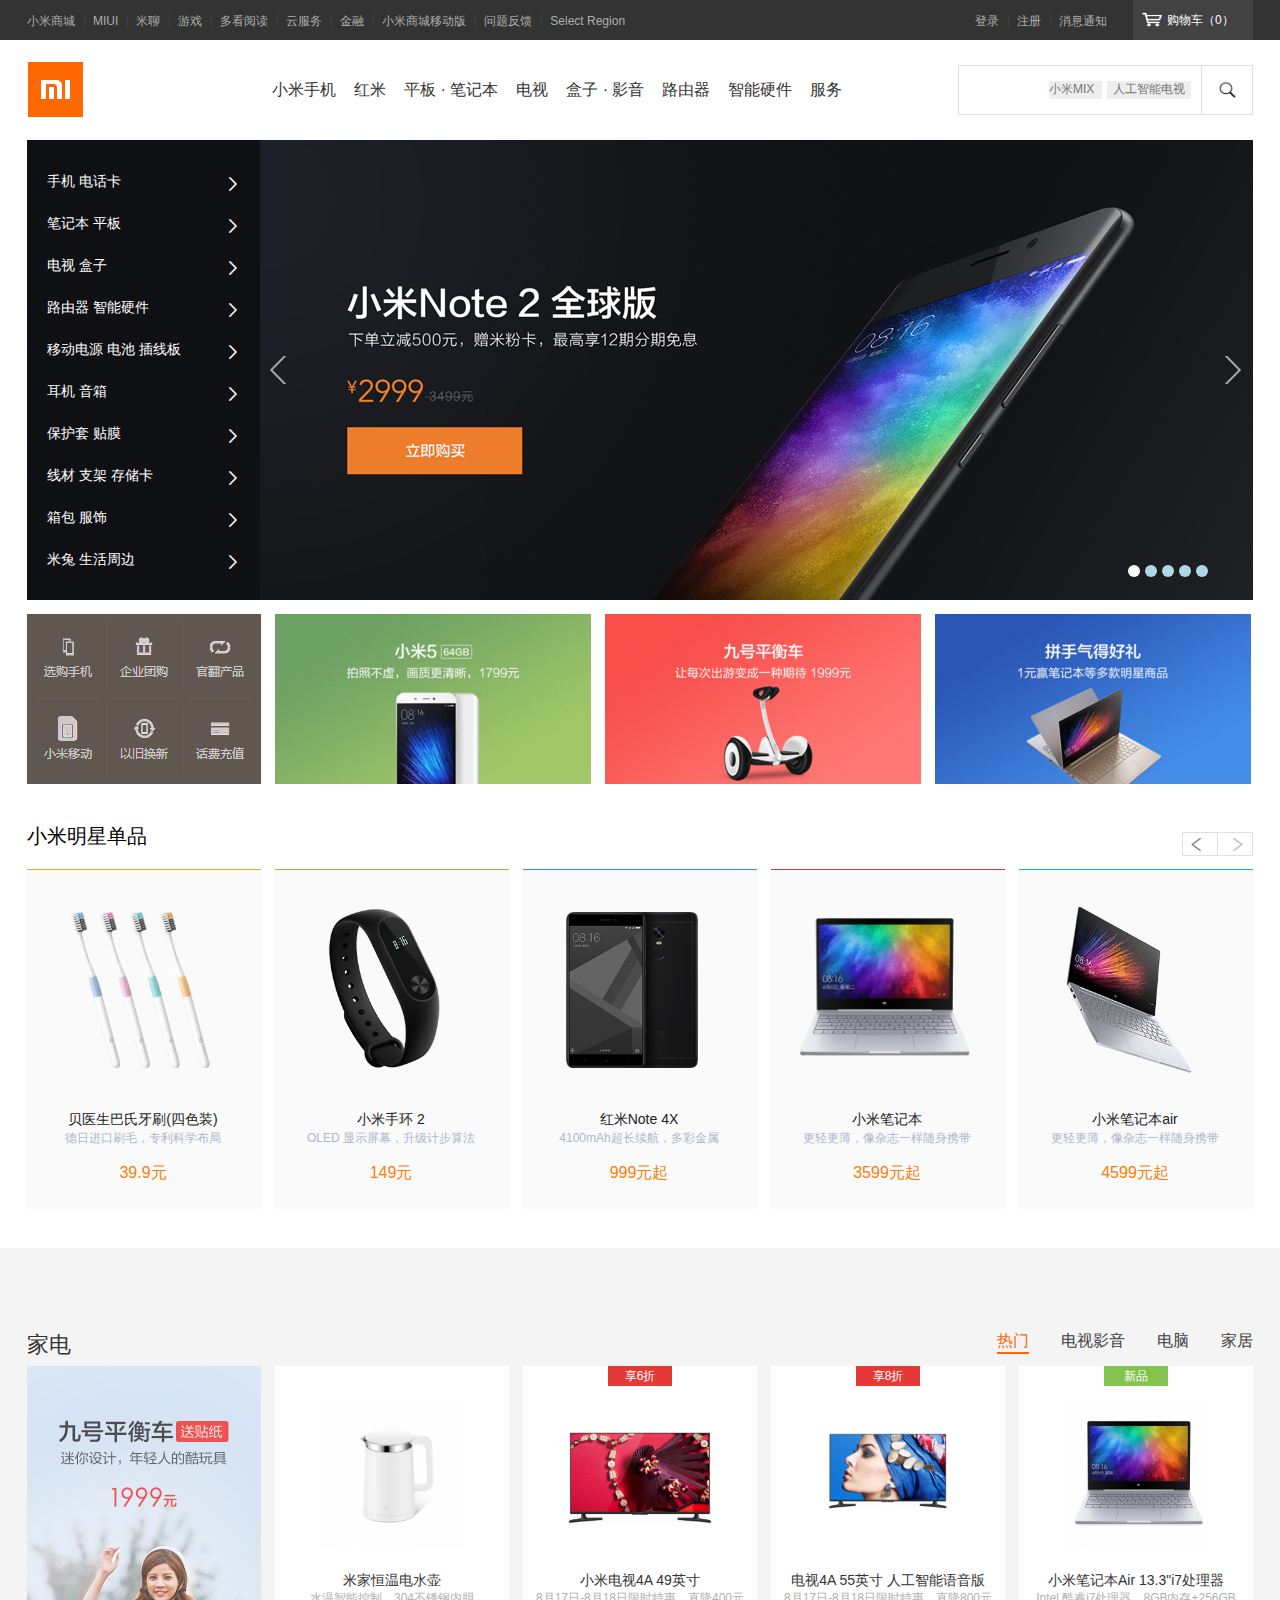
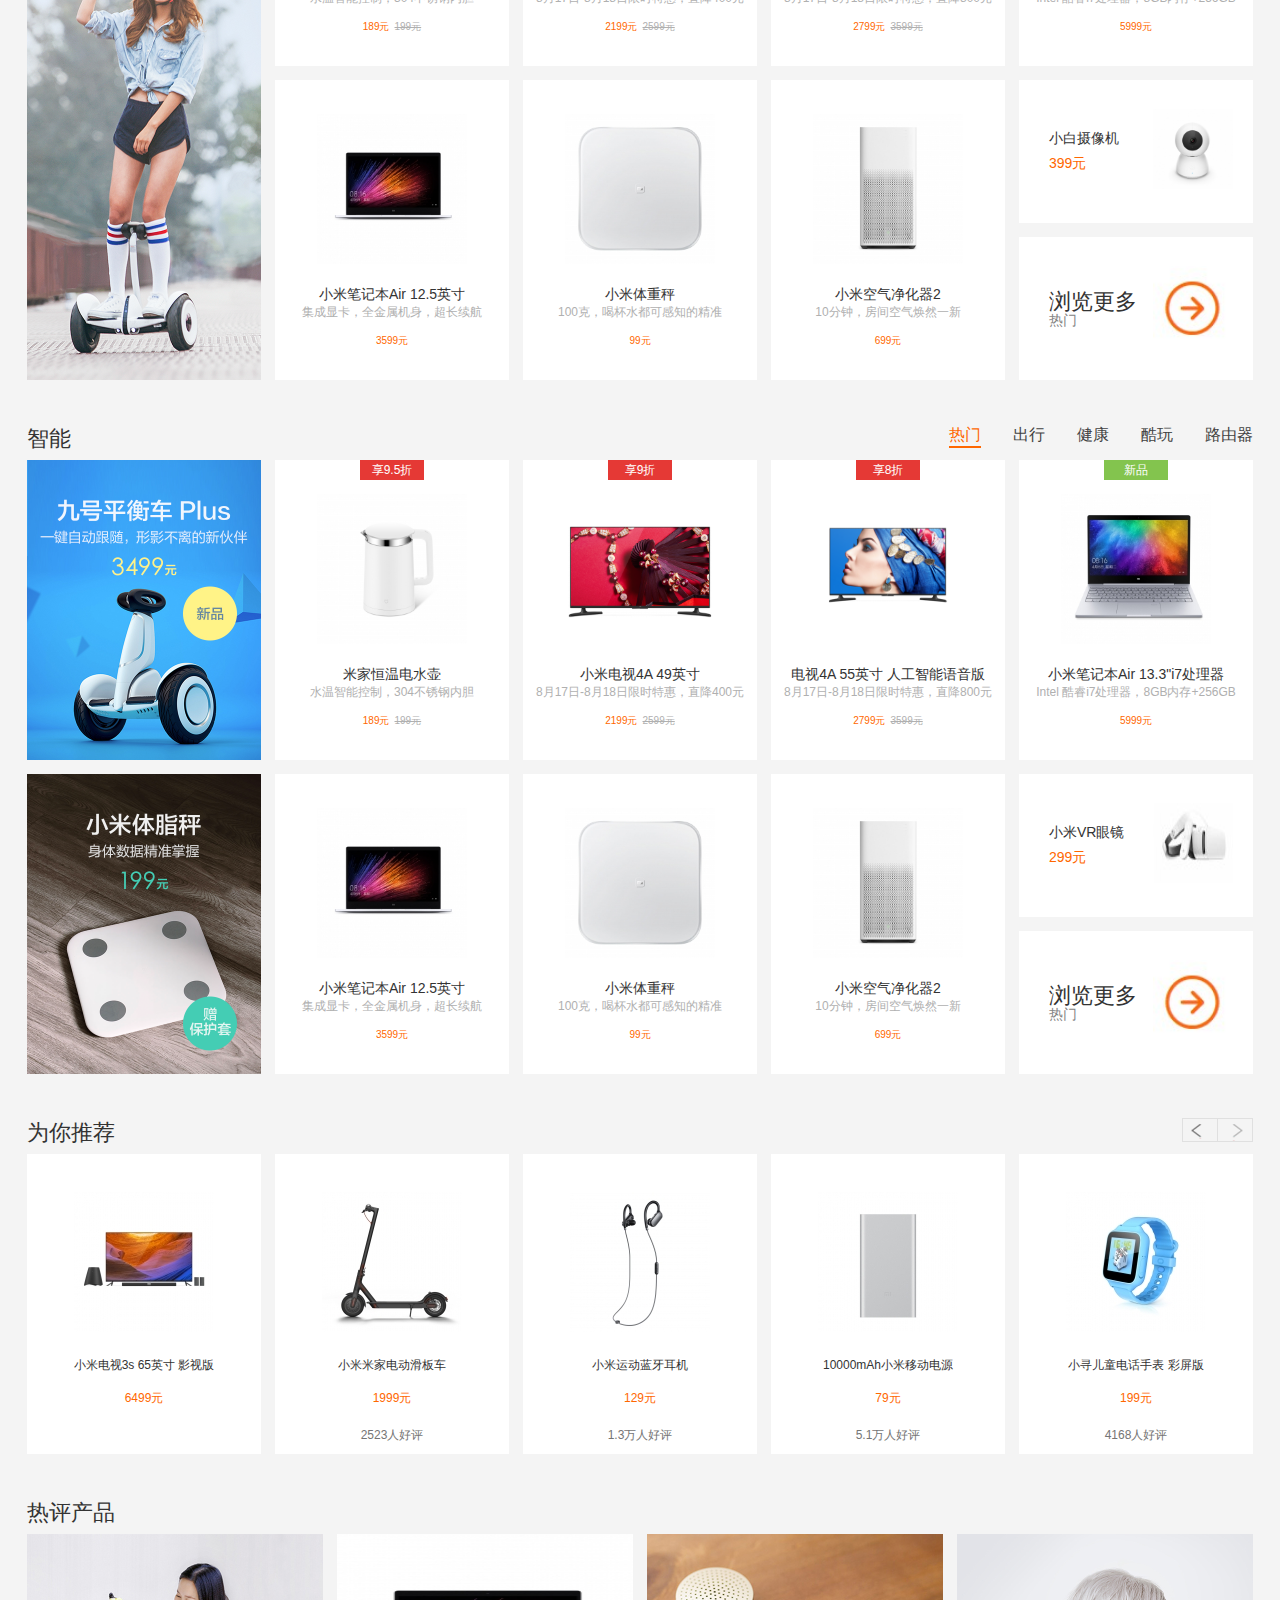
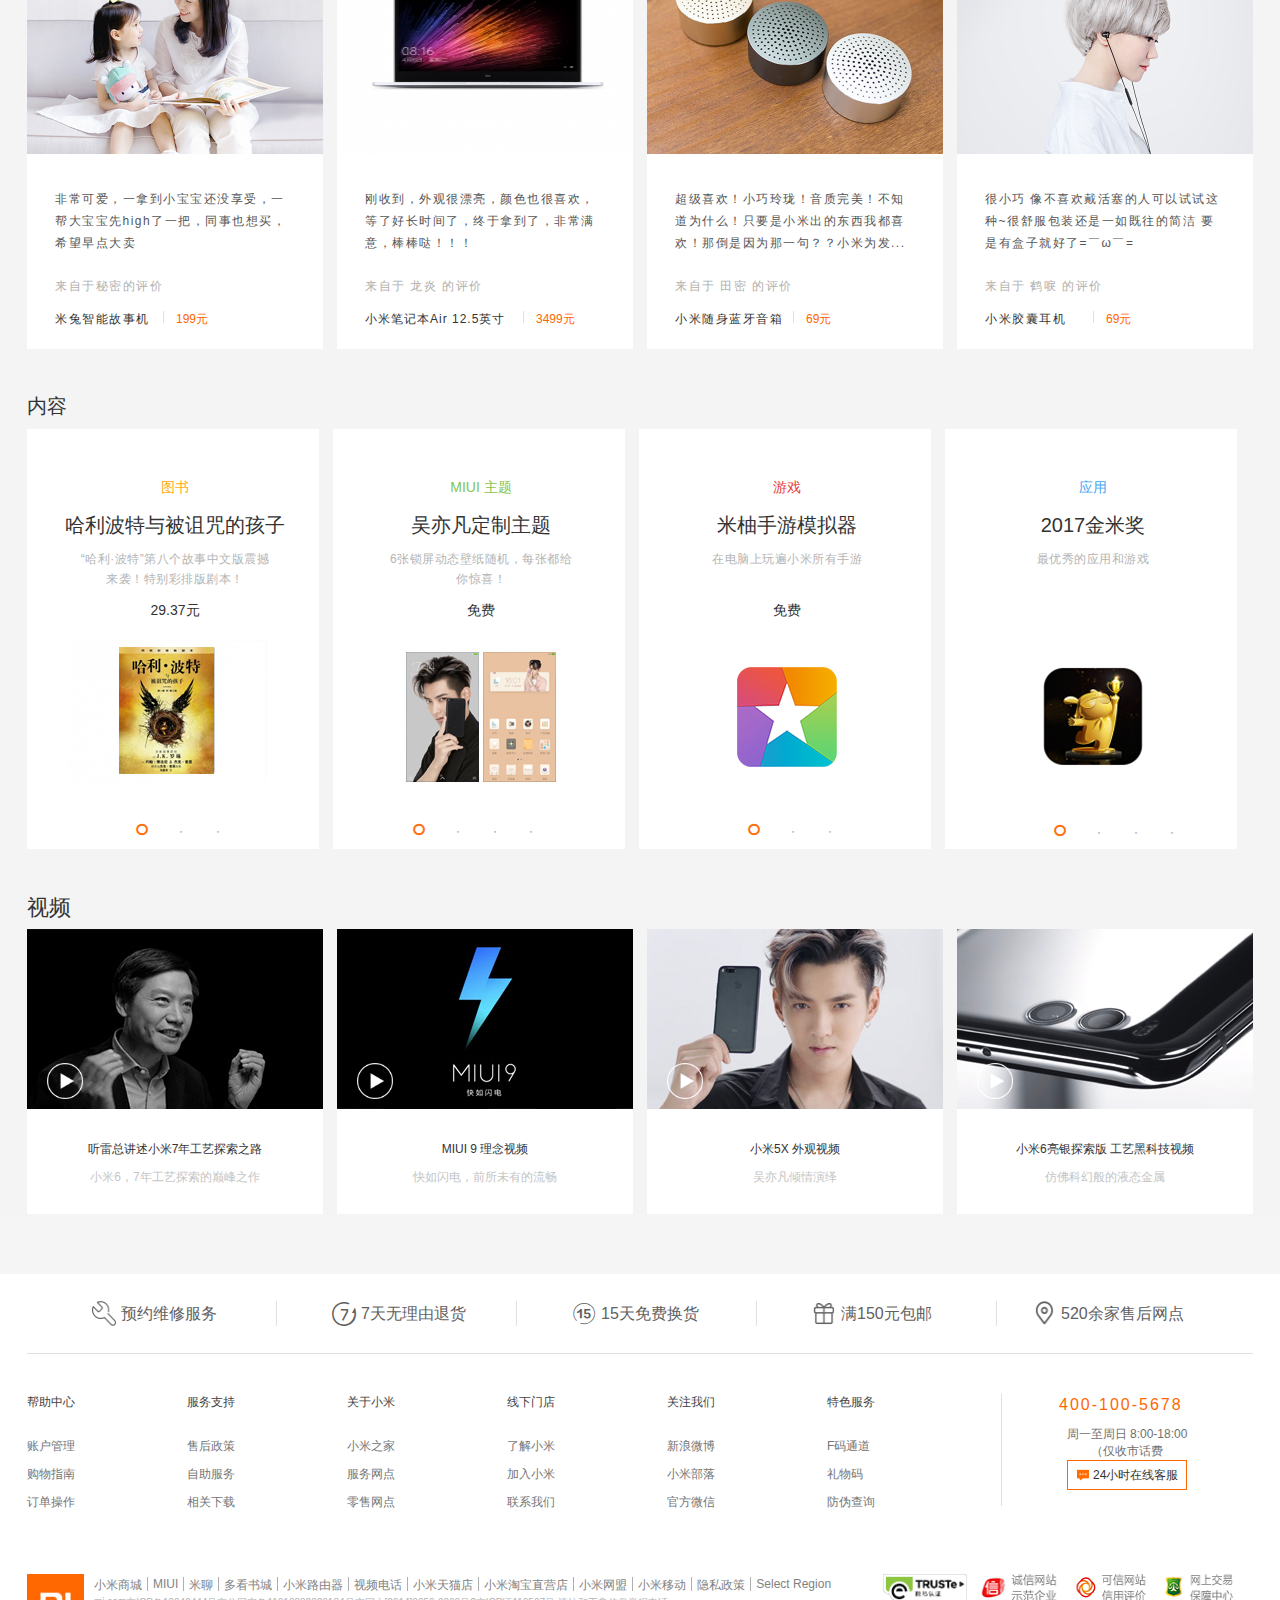
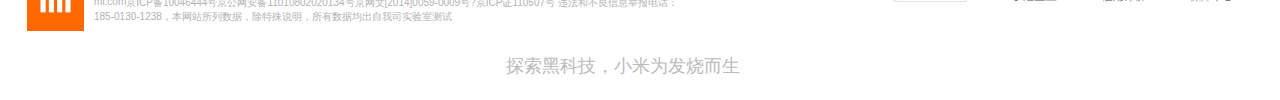
<file: 小米 和肖恒/index.html>
<!DOCTYPE html>
<html lang="en">
<head>
	<meta charset="UTF-8">
	<title>Document</title>
	<link rel="stylesheet" href="css/index.css">
    <link rel="stylesheet" href="iconfont/iconfont.css">
</head>
<body>
    <!-- 头部开始 -->
	<header>
		<main>
			<!-- 左边 -->
			<ul class="head-left">
				<li><a href="" class="first">小米商城</a></li>
				<li><a href="">MIUI</a></li>
				<li><a href="">米聊</a></li>
				<li><a href="">游戏</a></li>
				<li><a href="">多看阅读</a></li>
				<li><a href="">云服务</a></li>
				<li><a href="">金融</a></li>
				<li><a href="">小米商城移动版</a></li>
				<li><a href="">问题反馈</a></li>
				<li><a href="" class="last">Select Region</a></li>
			</ul>
			<!-- 右边 -->
		    <div class="shop">
		    	<a href=""><img src="img/购物车空.png" alt=""></a>
		    	<a href="" class="gouwuche">购物车（0）</a>
		    </div>
			<ul class="head-right">
				<li><a href="" class="first0">登录</a></li>
				<li><a href="">注册</a></li>
				<li><a href="" class="last0">消息通知</a></li>
			</ul>
		</main>
	</header>
	<!-- 头部结束 -->
	<!-- 导航 -->
	<section class="nav">
		<a href="">
			<img src="img/QQ图片20170817162433_06.png" alt="">
		</a>
		<ul class="nav0">
			<li><a href="">小米手机</a></li>
			<li><a href="">红米</a></li>
			<li><a href="">平板 · 笔记本</a></li>
			<li><a href="">电视</a></li>
			<li><a href="">盒子 · 影音</a></li>
			<li><a href="">路由器</a></li>
			<li><a href="">智能硬件</a></li>
			<li><a href="">服务</a></li>
		</ul>
		<div class="sousuo">
			<div>
			    <a href="" class="xk2">人工智能电视</a>
				<a href="" class="xk1">小米MIX</a>
			</div>
			<div class="d2"><a href="" >
				<!-- <img src="img/放大镜.png" alt=""> -->
			</a>
			</div>
			
		</div>
	</section>
	<!-- 导航结束 -->
	<!-- banner 开始-->
	<section class="banner">
		<ul class="xiaomi">
			<li><a href=""><img src="img/xmad_15023605827425_zEYNa.jpg" alt=""></a></li>
			<li><a href=""><img src="img/1qaz.jpg" alt=""></a></li>
			<li><a href=""><img src="img/2qaz.jpg" alt=""></a></li>
			<li><a href=""><img src="img/3qaz.jpg" alt=""></a></li>
			<li><a href=""><img src="img/4qaz.jpg" alt=""></a></li>
		</ul>		
		<ul class="btn-list">
			<li style="background: #fff;"><a href="javascript:void(0);"></a></li>
			<li><a href="javascript:void(0);"></a></li>
			<li><a href="javascript:void(0);"></a></li>
			<li><a href="javascript:void(0);"></a></li>
			<li><a href="javascript:void(0);"></a></li>
		</ul>
        <a href="javascript:;"><div class="banner-left"></div></a>
        <a href="javascript:;"><div class="banner-right"></div></a>
		<aside class="ce">
			<ul>
				<li class="l1">
                    <a href="">
                        <span class="j1">手机 电话卡</span>
                        <span class="j2">
                            <i class="iconfont icon-zuobian1"></i>
                        </span>
                    </a>
                    <ul class="item">1</ul>
                </li>
				<li class="l1">
                    <a href="">
                        <span class="j1">笔记本 平板</span>
                        <span class="j2">
                            <i class="iconfont icon-zuobian1"></i>
                        </span>
                    </a>
                    <ul class="item">2</ul>
                </li>
				<li class="l1">
                    <a href="">
                        <span class="j1">电视 盒子</span>
                        <span class="j2">
                            <i class="iconfont icon-zuobian1"></i>
                        </span>
                    </a>
                    <ul class="item">3</ul>
                </li>
				<li class="l1">
                    <a href="">
                        <span class="j1">路由器 智能硬件</span>
                        <span class="j2">
                            <i class="iconfont icon-zuobian1"></i>
                        </span>
                    </a>
                    <ul class="item">4</ul>
                </li>
				<li class="l1">
                    <a href="">
                        <span class="j1">移动电源 电池 插线板</span>
                        <span class="j2">
                            <i class="iconfont icon-zuobian1"></i>
                        </span>
                    </a>
                    <ul class="item">5</ul>
                    </li>
				<li class="l1">
                    <a href="">
                        <span class="j1">耳机 音箱</span>
                        <span class="j2">
                            <i class="iconfont icon-zuobian1"></i>
                        </span>
                    </a>
                    <ul class="item">6</ul>
                </li>
				<li class="l1">
                    <a href="">
                        <span class="j1">保护套 贴膜</span>
                        <span class="j2">
                            <i class="iconfont icon-zuobian1"></i>
                        </span>
                    </a>
                    <ul class="item">7</ul>
                </li>
				<li class="l1">
                    <a href="">
                        <span class="j1">线材 支架 存储卡</span>
                        <span class="j2">
                            <i class="iconfont icon-zuobian1"></i>
                        </span>
                    </a>
                    <ul class="item">8</ul>
                </li>
				<li class="l1">
                    <a href="">
                        <span class="j1">箱包 服饰</span>
                        <span class="j2">
                            <i class="iconfont icon-zuobian1"></i>
                        </span>
                    </a>
                    <ul class="item">9</ul>
                </li>
				<li class="l1">
                    <a href="">
                        <span class="j1">米兔 生活周边</span>
                        <span class="j2">
                            <i class="iconfont icon-zuobian1"></i>
                        </span>
                    </a>
                    <ul class="item">10</ul>
                </li>

			</ul>
		</aside>
	</section>
    <!-- banner 结束-->
	<section class="si">
		<a href="" class="si3"><img src="img/QQ图片20170817162433_03.png" alt=""></a>
		<a href="" class="si3"><img src="img/QQ图片20170817162433_05.png" alt=""></a>
		<a href="" class="si3"><img src="img/QQ图片20170817162433_07.png" alt=""></a>
		<a href="" class="si4"><img src="img/QQ图片20170817162433_09.png" alt=""></a>
    </section>
    <section class="danpin">
    	<div class="dp-left">小米明星单品</div>
    	<div class="dp-right">
    		<a href=""><div class="zuo0"></div></a>
    		<div class="you0"></div>
    	</div>
    </section>
    <section class="lun5">
    	<div class="lun0">
    	    <a href="">
    	    <img src="img/xmad_15023585612783_DIKjh.png" alt="">
    	    </a>
    	    <div class="lun0-b">
    	        <a href="">贝医生巴氏牙刷(四色装)
    	        </a><br>
    	        <span class="y1">德日进口刷毛，专利科学布局</span><br><br>
    	        <span class="y2">39.9元</span>
    	    </div>
    	</div>
    	<div class="lun2">
    	    <a href="">
    	    	<img src="img/6ef55907-bbed-49be-a2bb-be0821b5f7b8.png" alt="">
    	    </a>
    	    <div class="lun0-b">
    	        <a href="">小米手环 2
    	        </a><br>
    	        <span class="y1">OLED 显示屏幕，升级计步算法</span><br><br>
    	        <span class="y2">149元</span>
    	    </div>
    	</div>
    	<div class="lun4">
    	    <a href="">
    	    	<img src="img/xmad_1489401341687_vUojl.png" alt="">
    	    </a>
    	    <div class="lun0-b">
    	        <a href="">红米Note 4X
    	        </a><br>
    	        <span class="y1">4100mAh超长续航，多彩金属</span><br><br>
    	        <span class="y2">999元起</span>
    	    </div>
    	</div>
    	<div class="lun6">
    	    <a href="">
    	    	<img src="img/pms_1499138177.png" alt="">
    	    </a>
    	    <div class="lun0-b">
    	        <a href="">小米笔记本
    	        </a><br>
    	        <span class="y1">更轻更薄，像杂志一样随身携带</span><br><br>
    	        <span class="y2">3599元起</span>
    	    </div>
    	</div>
    	<div class="lun8">
    	    <a href="">
    	    	<img src="img/725a37e3-78b7-4298-8098-c40097bf179d.png" alt="">
    	    </a>
    	    <div class="lun0-b">
    	        <a href="">小米笔记本air
    	        </a><br>
    	        <span class="y1">更轻更薄，像杂志一样随身携带</span><br><br>
    	        <span class="y2">4599元起</span>
    	    </div>
    	</div>
    </section>
    <section class="jiadian">
        <!-- 家电开始 -->
        <div class="jiadian-main">
            <!-- 上字 -->
            <div class="main-top">
                <div class="jiadian-zi">
                    <p>家电</p>
                </div>
                <ul class="top-right">
                    <li><a href="" class="xuan-li">热门</a></li>
                    <li><a href="">电视影音</a></li>
                    <li><a href="">电脑</a></li>
                    <li class="last-li"><a href="">家居</a></li>
                </ul>
            </div>
            <!-- 下图片 -->
            <div class="main-bot">
                <a href="" class="bot-left">
                    <img src="img/bot-left.jpg" alt="">
                </a>
                <div class="bot-right">
                    <div class="right-shang">
                        <a href="" class="shang-img1">
                            <img src="img/dianshuihu.jpg" alt="">
                            <p class="p3">米家恒温电水壶<br>水温智能控制，304不锈钢内胆</p>
                            <p class="p-place">
                                <span>189元</span><span class="p-place2">199元</span>
                            </p>
                        </a>
                        <a href="" class="shang-img1">
                            <img src="img/dianshi.png" alt="">
                            <p class="p3">小米电视4A 49英寸<br>8月17日-8月18日限时特惠，直降400元</p>
                            <p class="p-place">
                                <span>2199元</span><span class="p-place2">2599元</span>
                            </p>
                            <div class="discount">享6折</div>
                        </a>
                        <a href="" class="shang-img1">
                            <img src="img/biaozhunban.png" alt="">
                            <p class="p3">电视4A 55英寸 人工智能语音版<br>8月17日-8月18日限时特惠，直降800元</p>
                            <p class="p-place">
                                <span>2799元</span><span class="p-place2">3599元</span>
                            </p>
                            <div class="discount">享8折</div>
                        </a>
                        <a href="" class="shang-img1 shang-img4">
                            <img src="img/chuliqi.jpg" alt="">
                            <p class="p3">小米笔记本Air 13.3"i7处理器<br>Intel
                            酷睿i7处理器，8GB内存+256GB</p>
                            <p class="p-place">
                                <span>5999元</span>
                            </p>
                            <div class="discount">新品</div>
                        </a>
                    </div>
                    <div class="right-xia">
                        <a href="" class="shang-img1">
                            <img src="img/bijiben.jpg" alt="">
                            <p class="p3">小米笔记本Air 12.5英寸<br>集成显卡，全金属机身，超长续航</p>
                            <p class="p-place">
                                <span>3599元</span>
                            </p>
                            <div class="img1-over">
                                <p class="p1">小巧玲珑 就是不能插网线</p>
                                <p class="p2">来自于 随缘 的评价</p>
                            </div>
                        </a>
                        <a href="" class="shang-img1">
                            <img src="img/tizhongcheng.jpg" alt="">
                            <p class="p3">小米体重秤<br>100克，喝杯水都可感知的精准</p>
                            <p class="p-place">
                                <span>99元</span>
                            </p>
                            <div class="img1-over">
                                <p class="p1">宝贝到了，迫不及待把我家的宝贝称了一下。很准</p>
                                <p class="p2">来自于公腾贺的评价</p>
                            </div>
                        </a>
                        <a href="" class="shang-img1">
                            <img src="img/jinghuaqi.jpg" alt="">
                            <p class="p3">小米空气净化器2<br>10分钟，房间空气焕然一新</p>
                            <p class="p-place">
                                <span>699元</span>
                            </p>
                            <div class="img1-over">
                                <p class="p1">一入小米深似海，从此不停买买买，一单买了四台放办公室...</p>
                                <p class="p2">来自于Adam Young的评价</p>
                            </div>
                        </a>
                        <a href="" class="fenkai0">
                            <div>
                                <p class="p1">小白摄像机</p>
                                <p class="p2">399元</p>
                            </div>
                            <img src="img/20.jpg" alt="">
                        </a>
                        <a href="" class="fenkai1">
                            <div>
                                <p class="p1">浏览更多</p>
                                <p class="p2">热门</p>
                            </div>
                                <img src="img/02.jpg " alt="">
                        </a>
                    </div>
                </div>
            </div>
        </div>
        <!-- 家电结束 -->
        <div class="jiadian-main zhineng">
            <!-- 上字 -->
            <div class="main-top">
                <div class="jiadian-zi">
                    <p>智能</p>
                </div>
                <ul class="top-right">
                    <li><a href="" class="xuan-li">热门</a></li>
                    <li><a href="">出行</a></li>
                    <li><a href="">健康</a></li>
                    <li><a href="">酷玩</a></li>
                    <li class="last-li"><a href="">路由器</a></li>
                </ul>
            </div>
            <!-- 下图片 -->
            <div class="main-bot">
                <div class="bot-left">
                    <a href="" class="botleft-img1">
                        <img src="img/pinghengche.jpg" alt="">
                    </a>
                    <a class="botleft-img2">
                        <img src="img/tizhicheng.png" alt="">
                    </a>
                </div>
                <div class="bot-right">
                    <div class="right-shang">
                        <a href="" class="shang-img1">
                            <img src="img/dianshuihu.jpg" alt="">
                            <p class="p3">米家恒温电水壶<br>水温智能控制，304不锈钢内胆</p>
                            <p class="p-place">
                                <span>189元</span><span class="p-place2">199元</span>
                            </p>
                            <div class="img1-over">
                                <p class="p1">客服妹子，来来来，给你沏杯咖啡。</p>
                                <p class="p2">来自于外星人的评价</p>
                            </div>
                            <div class="discount">享9.5折</div>
                        </a>
                        <a href="" class="shang-img1">
                            <img src="img/dianshi.png" alt="">
                            <p class="p3">小米电视4A 49英寸<br>8月17日-8月18日限时特惠，直降400元</p>
                            <p class="p-place">
                                <span>2199元</span><span class="p-place2">2599元</span>
                            </p>
                            <div class="discount">享9折</div>
                        </a>
                        <a href="" class="shang-img1">
                            <img src="img/biaozhunban.png" alt="">
                            <p class="p3">电视4A 55英寸 人工智能语音版<br>8月17日-8月18日限时特惠，直降800元</p>
                            <p class="p-place">
                                <span>2799元</span><span class="p-place2">3599元</span>
                            </p>
                            <div class="discount">享8折</div>
                        </a>
                        <a href="" class="shang-img1 shang-img4">
                            <img src="img/chuliqi.jpg" alt="">
                            <p class="p3">小米笔记本Air 13.3"i7处理器<br>Intel
                            酷睿i7处理器，8GB内存+256GB</p>
                            <p class="p-place">
                                <span>5999元</span>
                            </p>
                            <div class="img1-over">
                                <p class="p1">小米品质没让我失望</p>
                                <p class="p2">来自于、空白挺好的评价</p>
                            </div>
                            <div class="discount">新品</div>
                        </a>
                    </div>
                    <div class="right-xia">
                        <a href="" class="shang-img1">
                            <img src="img/bijiben.jpg" alt="">
                            <p class="p3">小米笔记本Air 12.5英寸<br>集成显卡，全金属机身，超长续航</p>
                            <p class="p-place">
                                <span>3599元</span>
                            </p>
                            <div class="img1-over">
                                <p class="p1">小巧玲珑 就是不能插网线</p>
                                <p class="p2">来自于 随缘 的评价</p>
                            </div>
                        </a>
                        <a href="" class="shang-img1">
                            <img src="img/tizhongcheng.jpg" alt="">
                            <p class="p3">小米体重秤<br>100克，喝杯水都可感知的精准</p>
                            <p class="p-place">
                                <span>99元</span>
                            </p>
                            <div class="img1-over">
                                <p class="p1">宝贝到了，迫不及待把我家的宝贝称了一下。很准</p>
                                <p class="p2">来自于公腾贺的评价</p>
                            </div>
                        </a>
                        <a href="" class="shang-img1">
                            <img src="img/jinghuaqi.jpg" alt="">
                            <p class="p3">小米空气净化器2<br>10分钟，房间空气焕然一新</p>
                            <p class="p-place">
                                <span>699元</span>
                            </p>
                            <div class="img1-over">
                                <p class="p1">一入小米深似海，从此不停买买买，一单买了四台放办公室...</p>
                                <p class="p2">来自于Adam Young的评价</p>
                            </div>
                        </a>
                        <a href="" class="fenkai0">
                            <div>
                                <p class="p1">小米VR眼镜</p>
                                <p class="p2">299元</p>
                            </div>
                            <img src="img/05.jpg" alt="">
                        </a>
                        <a href="" class="fenkai1">
                            <div>
                                <p class="p1">浏览更多</p>
                                <p class="p2">热门</p>
                            </div>
                                <img src="img/02.jpg " alt="">
                        </a>
                    </div>
                </div>
            </div>
        </div>
        <!-- 智能结束 -->
        <!-- 为你推荐开始 -->
        <div class="tuijian">
            <div class="main-top">
                <div class="jiadian-zi">
                    <p>为你推荐</p>
                </div>
                <div class="top-right">
                    <div class="dp-right">
                        <a href=""><div class="zuo0"></div></a>
                        <div class="you0"></div>
                    </div>
                </div>
            </div>
            <div class="tuijian-bot">
                <a href="" class="bot-img1">
                    <img src="img/yingshiban.jpg" alt="">
                    <p class="img-p1">小米电视3s 65英寸 影视版</p>
                    <p class="img-p2">6499元</p>
                </a>
                <a href="" class="bot-img1">
                    <img src="img/huabanche.jpg" alt="">
                    <p class="img-p1">小米米家电动滑板车</p>
                    <p class="img-p2">1999元</p>
                    <p class="img-p3">2523人好评</p>
                </a>
                <a href="" class="bot-img1">
                    <img src="img/lanyaerji.jpg" alt="">
                    <p class="img-p1">小米运动蓝牙耳机</p>
                    <p class="img-p2">129元</p>
                    <p class="img-p3">1.3万人好评</p>
                </a>
                <a href="" class="bot-img1">
                    <img src="img/yidongdianyuan.jpg" alt="">
                    <p class="img-p1">10000mAh小米移动电源</p>
                    <p class="img-p2">79元</p>
                    <p class="img-p3">5.1万人好评</p>
                </a>
                <a href="" class="bot-img1 bot-img5">
                    <img src="img/shoubiao.jpg" alt="">
                    <p class="img-p1">小寻儿童电话手表 彩屏版</p>
                    <p class="img-p2">199元</p>
                    <p class="img-p3">4168人好评</p>
                </a>
            </div>
        </div>
        <!-- 为你推荐结束 -->
        <!-- 热评产品开始 -->
        <div class="chanpin">
            <div class="chanpin-zi"> 
                <div class="jiadian-zi">
                    <p>热评产品</p>
                </div>
            </div>
            <div class="chanpin-img">
                <div class="left-img1">
                    <a href="" class="img1"><img src="img/muzi.jpg" alt=""></a>
                    <a href="" class="img1-p1">
                        <p>非常可爱，一拿到小宝宝还没享受，一帮大宝宝先high了一把，同事也想买，希望早点大卖</p>
                    </a>
                    <span>来自于秘密的评价</span>
                    <div class="img1-p">
                        <a href="">米兔智能故事机</a>
                        <span></span>
                        <p>199元</p>
                    </div>
                </div>
                <div class="left-img1 left-img2">
                    <a href="" class="img1"><img src="img/bijiben.jpg" alt=""></a>
                    <a href="" class="img1-p1">
                        <p>刚收到，外观很漂亮，颜色也很喜欢，等了好长时间了，终于拿到了，非常满意，棒棒哒！！！</p>
                    </a>
                    <span>来自于 龙炎 的评价</span>
                    <div class="img1-p">
                        <a href="">小米笔记本Air 12.5英寸</a>
                        <span></span>
                        <p>3499元</p>
                    </div>
                </div>
                <div class="left-img1 left-img3">
                    <a href="" class="img1"><img src="img/lanyayinxiang.jpg" alt=""></a>
                    <a href="" class="img1-p1">
                        <p>超级喜欢！小巧玲珑！音质完美！不知道为什么！只要是小米出的东西我都喜欢！那倒是因为那一句？？小米为发...</p>
                    </a>
                    <span>来自于 田密 的评价</span>
                    <div class="img1-p">
                        <a href="">小米随身蓝牙音箱</a>
                        <span></span>
                        <p>69元</p>
                    </div>
                </div>
                <div class="left-img1 last-img">
                    <a href="" class="img1"><img src="img/jiaonangerji.jpg" alt=""></a>
                    <a href="" class="img1-p1">
                        <p>很小巧 像不喜欢戴活塞的人可以试试这种~很舒服包装还是一如既往的简洁 要是有盒子就好了=￣ω￣=</p>
                    </a>
                    <span>来自于 鹤唳 的评价</span>
                    <div class="img1-p">
                        <a href="">小米胶囊耳机</a>
                        <span></span>
                        <p>69元</p>
                    </div>
                </div>
            </div>
        </div>
        <!-- 热评产品结束 -->
        <!-- 内容开始 -->
        <div class="neirong">
            <div class="neirong-zi">
                <p>内容</p>
            </div>
            <div class="neirong-bot">
                <div class="neirong-img1">
                    <span>图书</span>
                    <a href="" class="neirong-p">
                        <p>哈利波特与被诅咒的孩子</p>
                        <p class="np2">“哈利·波特”第八个故事中文版震撼来袭！特别彩排版剧本！</p>
                    </a>
                    <span class="span2">29.37元</span>
                    <a href="" class="a-img">
                        <img src="img/halibote.png" alt="">
                    </a>
                    <div class="a-circle">
                        <i class="iconfont icon-yuan"></i>
                        <a href="">
                            <i class="iconfont icon-iconfontyuan"></i>
                            <i class="iconfont icon-iconfontyuan"></i>
                        </a>
                    </div>
                    <div class="left-icon">
                        <i class="iconfont icon-zuobian"></i>
                    </div>
                    <a href="" class="right-icon">
                        <i class="iconfont icon-zuobian1"></i>
                    </a>
                </div>
                <div class="neirong-img1 neirong-img2">
                    <span>MIUI 主题</span>
                    <a href="" class="neirong-p">
                        <p>吴亦凡定制主题</p>
                        <p class="np2">6张锁屏动态壁纸随机，每张都给你惊喜！</p>
                    </a>
                    <span class="span2">免费</span>
                    <a href="" class="a-img">
                        <img src="img/wuyifan.jpg" alt="">
                    </a>
                    <div class="a-circle">
                        <i class="iconfont icon-yuan"></i>
                        <a href="">
                            <i class="iconfont icon-iconfontyuan"></i>
                            <i class="iconfont icon-iconfontyuan"></i>
                            <i class="iconfont icon-iconfontyuan"></i>
                        </a>
                    </div>
                    <div class="left-icon">
                        <i class="iconfont icon-zuobian"></i>
                    </div>
                    <a href="" class="right-icon">
                        <i class="iconfont icon-zuobian1"></i>
                    </a>
                </div>
                <div class="neirong-img1 neirong-img3">
                    <span>游戏</span>
                    <a href="" class="neirong-p">
                        <p>米柚手游模拟器</p>
                        <p class="np2">在电脑上玩遍小米所有手游</p>
                    </a>
                    <span class="span2">免费</span>
                    <a href="" class="a-img">
                        <img src="img/moniqi.png" alt="">
                    </a>
                    <div class="a-circle">
                        <i class="iconfont icon-yuan"></i>
                        <a href="">
                            <i class="iconfont icon-iconfontyuan"></i>
                            <i class="iconfont icon-iconfontyuan"></i>
                        </a>
                    </div>
                    <div class="left-icon">
                        <i class="iconfont icon-zuobian"></i>
                    </div>
                    <a href="" class="right-icon">
                        <i class="iconfont icon-zuobian1"></i>
                    </a>
                </div>
                <div class="neirong-img1 neirong-img4">
                    <span>应用</span>
                    <a href="" class="neirong-p">
                        <p>2017金米奖</p>
                        <p class="np2">最优秀的应用和游戏</p>
                    </a>
                    <span class="span2"></span>
                    <a href="" class="a-img">
                        <img src="img/jinmijiang.png" alt="">
                    </a>
                    <div class="a-circle">
                        <i class="iconfont icon-yuan"></i>
                        <a href="">
                            <i class="iconfont icon-iconfontyuan"></i>
                            <i class="iconfont icon-iconfontyuan"></i>
                            <i class="iconfont icon-iconfontyuan"></i>
                        </a>
                    </div>
                    <div class="left-icon">
                        <i class="iconfont icon-zuobian"></i>
                    </div>
                    <a href="" class="right-icon">
                        <i class="iconfont icon-zuobian1"></i>
                    </a>
                </div>
            </div>
        </div>
        <!-- 内容结束 -->
       <!-- 视频开始 -->
         <div class="video">
            <div class="video-zi"> 
                <div class="jiadian-zi">
                    <p>视频</p>
                </div>
            </div>
            <div class="video-img">
                <div class="video1">
                    <a href="" class="video-img">
                        <img src="img/leizong.jpg" alt="" class="da-img">
                        <div class="play"></div>
                    </a>
                    <a href="" class="video-a">听雷总讲述小米7年工艺探索之路</a>
                    <p>小米6，7年工艺探索的巅峰之作</p>
                </div>
                <div class="video1">
                    <a href="" class="video-img">
                        <img src="img/linianshipin.jpg" alt="" class="da-img">
                        <div class="play"></div>
                    </a>
                    <a href="" class="video-a">MIUI 9 理念视频</a>
                    <p>快如闪电，前所未有的流畅</p>
                </div>
                <div class="video1">
                    <a href="" class="video-img">
                        <img src="img/waiguanshipin.jpg" alt="" class="da-img">
                        <div class="play"></div>
                    </a>
                    <a href="" class="video-a">小米5X 外观视频</a>
                    <p>吴亦凡倾情演绎</p>
                </div>
                <div class="video1 video4">
                    <a href="" class="video-img">
                        <img src="img/heikeji.jpg" alt="" class="da-img">
                        <div class="play"></div>
                    </a>
                    <a href="" class="video-a">小米6亮银探索版 工艺黑科技视频</a>
                    <p>仿佛科幻般的液态金属</p>
                </div>
            </div>
        </div>
    </section>
    <!-- 底部footer开始 -->
    <footer class="foot">
        <div class="foot-main">
            <div class="contain">
                <div class="contain-top">
                    <ul class="contain-ul">
                        <li>
                            <a href="" class="li-a1">
                                <div class="ai-img1"></div>
                                <p>预约维修服务</p>
                            </a>
                        </li>
                        <li>
                            <a href="" class="li-a1">
                                <div class="ai-img1 ai-img2">
                                    <i class="iconfont icon-tian"></i>
                                </div>
                                <p>7天无理由退货</p>
                            </a>
                        </li>
                        <li>
                            <a href="" class="li-a1">
                                <div class="ai-img1 ai-img3">
                                    <i class="iconfont icon-15tian"></i>
                                </div>
                                <p>15天免费换货</p>
                            </a>
                        </li>
                        <li>
                            <a href="" class="li-a1">
                                <div class="ai-img1 ai-img4"></div>
                                <p>满150元包邮</p>
                            </a>
                        </li>
                        <li class="end-li">
                            <a href="" class="li-a1">
                                <div class="ai-img1 ai-img5"></div>
                                <p>520余家售后网点</p>
                            </a>
                        </li>
                    </ul>
                </div>
                <div class="contain-mid">
                    <div class="conmid-left">
                        <div class="conmid-shang">
                            <p>帮助中心</p>
                            <p>服务支持</p>
                            <p>关于小米</p>
                            <p>线下门店</p>
                            <p>关注我们</p>
                            <p class="s6">特色服务</p>
                        </div>
                        <div class="conmid-xia">
                            <ul class="xia-ul1">
                                <li><a href="">账户管理</a></li>
                                <li><a href="">售后政策</a></li>
                                <li><a href="">小米之家</a></li>
                                <li><a href="">了解小米</a></li>
                                <li><a href="">新浪微博</a></li>
                                <li class="last-ul1"><a href="">F码通道</a></li>
                            </ul>
                            <ul class="xia-ul1 xia-ul2">
                                <li><a href="">购物指南</a></li>
                                <li><a href="">自助服务</a></li>
                                <li><a href="">服务网点</a></li>
                                <li><a href="">加入小米</a></li>
                                <li><a href="">小米部落</a></li>
                                <li class="last-ul1"><a href="">礼物码</a></li>
                            </ul>
                            <ul class="xia-ul1 xia-ul3">
                                <li><a href="">订单操作</a></li>
                                <li><a href="">相关下载</a></li>
                                <li><a href="">零售网点</a></li>
                                <li><a href="">联系我们</a></li>
                                <li><a href="">官方微信</a></li>
                                <li class="last-ul1"><a href="">防伪查询</a></li>
                            </ul>
                        </div>
                    </div>
                    <span class="conmid"></span>
                    <div class="conmid-right">
                        <span>400-100-5678</span>
                        <p>周一至周日 8:00-18:00<br>（仅收市话费</p>
                        <div class="text-zi">
                            <div class="text"></div>
                            <p id="textzi-p"><a href="">24小时在线客服</a></p>
                        </div>
                    </div>
                </div>
                <div class="contain-bot">
                    <div class="bot-logo">
                    </div>
                    <div class="botmid">
                        <ul class="botmid-ul">
                            <li><a href="">小米商城</a></li>
                            <li><a href="">MIUI</a></li>
                            <li><a href="">米聊</a></li>
                            <li><a href="">多看书城</a></li>
                            <li><a href="">小米路由器</a></li>
                            <li><a href="">视频电话</a></li>
                            <li><a href="">小米天猫店</a></li>
                            <li><a href="">小米淘宝直营店</a></li>
                            <li><a href="">小米网盟</a></li>
                            <li><a href="">小米移动</a></li>
                            <li><a href="">隐私政策</a></li>
                            <li class="botmid-lastli"><a href="">Select Region</a></li>
                        </ul>
                        <div class="banquanzi">
                            <p>?<a href="">mi.com</a>京ICP证110507号<a href="">京ICP备10046444号</a><a href="">京公网安备11010802020134号</a><a href="">京网文[2014]0059-0009号</a> 违法和不良信息举报电话：185-0130-1238，本网站所列数据，除特殊说明，所有数据均出自我司实验室测试</p>
                        </div>
                    </div>
                    <div class="banquan">
                        <a href="" class="banquan1"></a>
                        <a href="" class="banquan1 banquan2"></a>
                        <a href="" class="banquan1 banquan3"></a>
                        <a href="" class="banquan1 banquan4"></a>
                    </div>
                    <p class="end-p">探索黑科技，小米为发烧而生</p>
                </div>
            </div>
        </div>
    </footer>
    <!-- 底部footer结束 --> 
    <script src="js/animate.js"></script> 
    <script src="js/index.js"></script>
    <script src="js/lunbo.js"></script>       
</body>
</html>
</file>
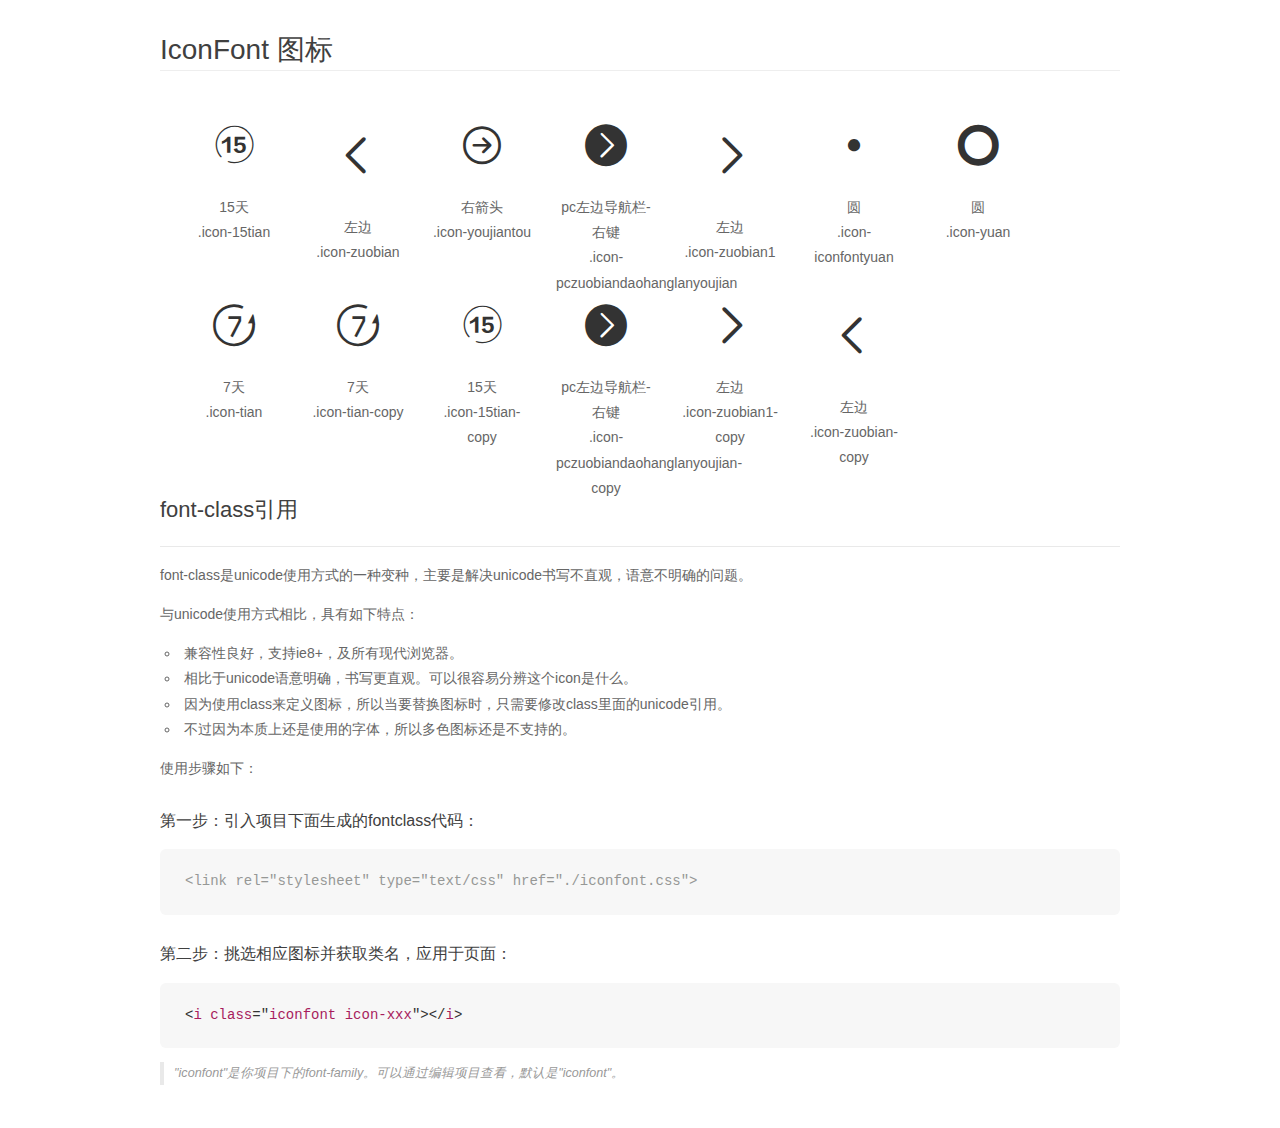
<file: 小米 和肖恒/iconfont/demo_fontclass.html>
<!DOCTYPE html>
<html>
<head>
    <meta charset="utf-8"/>
    <title>IconFont</title>
    <link rel="stylesheet" href="demo.css">
    <link rel="stylesheet" href="iconfont.css">
</head>
<body>
    <div class="main markdown">
        <h1>IconFont 图标</h1>
        <ul class="icon_lists clear">
            
                <li>
                <i class="icon iconfont icon-15tian"></i>
                    <div class="name">15天</div>
                    <div class="fontclass">.icon-15tian</div>
                </li>
            
                <li>
                <i class="icon iconfont icon-zuobian"></i>
                    <div class="name">左边</div>
                    <div class="fontclass">.icon-zuobian</div>
                </li>
            
                <li>
                <i class="icon iconfont icon-youjiantou"></i>
                    <div class="name">右箭头</div>
                    <div class="fontclass">.icon-youjiantou</div>
                </li>
            
                <li>
                <i class="icon iconfont icon-pczuobiandaohanglanyoujian"></i>
                    <div class="name">pc左边导航栏-右键</div>
                    <div class="fontclass">.icon-pczuobiandaohanglanyoujian</div>
                </li>
            
                <li>
                <i class="icon iconfont icon-zuobian1"></i>
                    <div class="name">左边</div>
                    <div class="fontclass">.icon-zuobian1</div>
                </li>
            
                <li>
                <i class="icon iconfont icon-iconfontyuan"></i>
                    <div class="name">圆</div>
                    <div class="fontclass">.icon-iconfontyuan</div>
                </li>
            
                <li>
                <i class="icon iconfont icon-yuan"></i>
                    <div class="name">圆</div>
                    <div class="fontclass">.icon-yuan</div>
                </li>
            
                <li>
                <i class="icon iconfont icon-tian"></i>
                    <div class="name">7天</div>
                    <div class="fontclass">.icon-tian</div>
                </li>
            
                <li>
                <i class="icon iconfont icon-tian-copy"></i>
                    <div class="name">7天</div>
                    <div class="fontclass">.icon-tian-copy</div>
                </li>
            
                <li>
                <i class="icon iconfont icon-15tian-copy"></i>
                    <div class="name">15天</div>
                    <div class="fontclass">.icon-15tian-copy</div>
                </li>
            
                <li>
                <i class="icon iconfont icon-pczuobiandaohanglanyoujian-copy"></i>
                    <div class="name">pc左边导航栏-右键</div>
                    <div class="fontclass">.icon-pczuobiandaohanglanyoujian-copy</div>
                </li>
            
                <li>
                <i class="icon iconfont icon-zuobian1-copy"></i>
                    <div class="name">左边</div>
                    <div class="fontclass">.icon-zuobian1-copy</div>
                </li>
            
                <li>
                <i class="icon iconfont icon-zuobian-copy"></i>
                    <div class="name">左边</div>
                    <div class="fontclass">.icon-zuobian-copy</div>
                </li>
            
        </ul>

        <h2 id="font-class-">font-class引用</h2>
        <hr>

        <p>font-class是unicode使用方式的一种变种，主要是解决unicode书写不直观，语意不明确的问题。</p>
        <p>与unicode使用方式相比，具有如下特点：</p>
        <ul>
        <li>兼容性良好，支持ie8+，及所有现代浏览器。</li>
        <li>相比于unicode语意明确，书写更直观。可以很容易分辨这个icon是什么。</li>
        <li>因为使用class来定义图标，所以当要替换图标时，只需要修改class里面的unicode引用。</li>
        <li>不过因为本质上还是使用的字体，所以多色图标还是不支持的。</li>
        </ul>
        <p>使用步骤如下：</p>
        <h3 id="-fontclass-">第一步：引入项目下面生成的fontclass代码：</h3>


        <pre><code class="lang-js hljs javascript"><span class="hljs-comment">&lt;link rel="stylesheet" type="text/css" href="./iconfont.css"&gt;</span></code></pre>
        <h3 id="-">第二步：挑选相应图标并获取类名，应用于页面：</h3>
        <pre><code class="lang-css hljs">&lt;<span class="hljs-selector-tag">i</span> <span class="hljs-selector-tag">class</span>="<span class="hljs-selector-tag">iconfont</span> <span class="hljs-selector-tag">icon-xxx</span>"&gt;&lt;/<span class="hljs-selector-tag">i</span>&gt;</code></pre>
        <blockquote>
        <p>"iconfont"是你项目下的font-family。可以通过编辑项目查看，默认是"iconfont"。</p>
        </blockquote>
    </div>
</body>
</html>
</file>
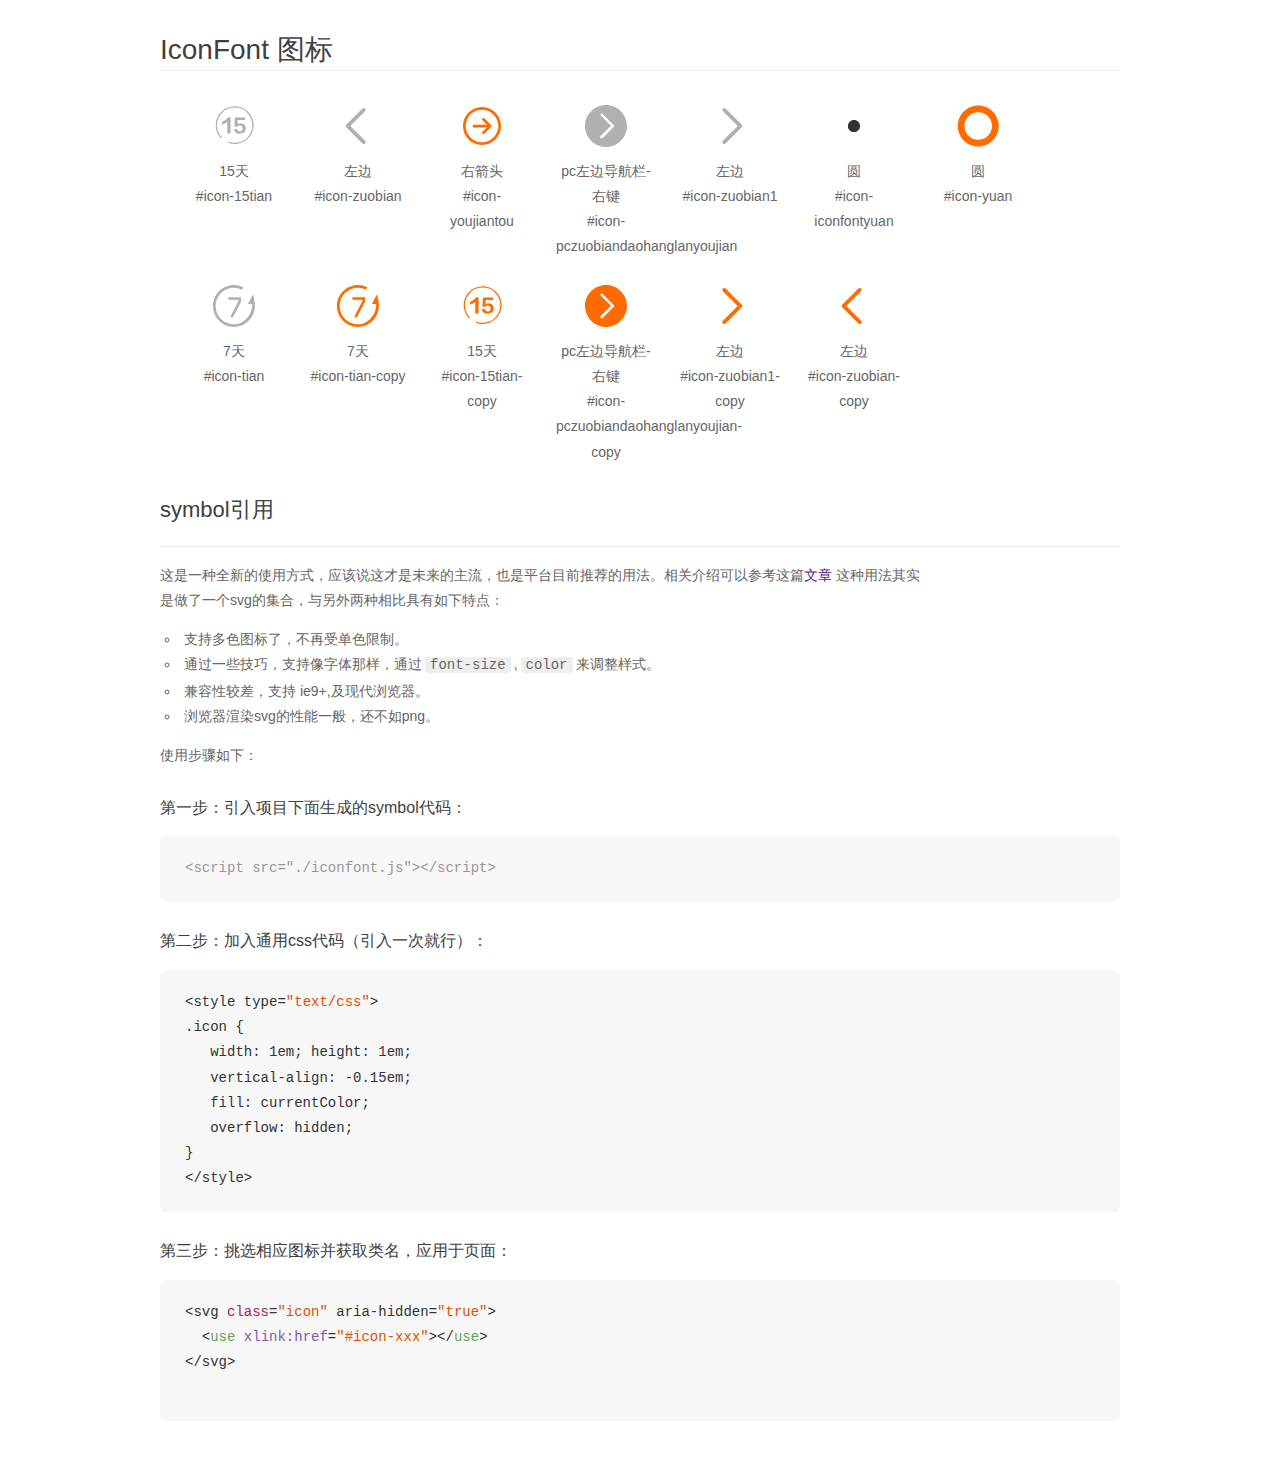
<file: 小米 和肖恒/iconfont/demo_symbol.html>
<!DOCTYPE html>
<html>
<head>
    <meta charset="utf-8"/>
    <title>IconFont</title>
    <link rel="stylesheet" href="demo.css">
    <script src="iconfont.js"></script>

    <style type="text/css">
        .icon {
          /* 通过设置 font-size 来改变图标大小 */
          width: 1em; height: 1em;
          /* 图标和文字相邻时，垂直对齐 */
          vertical-align: -0.15em;
          /* 通过设置 color 来改变 SVG 的颜色/fill */
          fill: currentColor;
          /* path 和 stroke 溢出 viewBox 部分在 IE 下会显示
             normalize.css 中也包含这行 */
          overflow: hidden;
        }

    </style>
</head>
<body>
    <div class="main markdown">
        <h1>IconFont 图标</h1>
        <ul class="icon_lists clear">
            
                <li>
                    <svg class="icon" aria-hidden="true">
                        <use xlink:href="#icon-15tian"></use>
                    </svg>
                    <div class="name">15天</div>
                    <div class="fontclass">#icon-15tian</div>
                </li>
            
                <li>
                    <svg class="icon" aria-hidden="true">
                        <use xlink:href="#icon-zuobian"></use>
                    </svg>
                    <div class="name">左边</div>
                    <div class="fontclass">#icon-zuobian</div>
                </li>
            
                <li>
                    <svg class="icon" aria-hidden="true">
                        <use xlink:href="#icon-youjiantou"></use>
                    </svg>
                    <div class="name">右箭头</div>
                    <div class="fontclass">#icon-youjiantou</div>
                </li>
            
                <li>
                    <svg class="icon" aria-hidden="true">
                        <use xlink:href="#icon-pczuobiandaohanglanyoujian"></use>
                    </svg>
                    <div class="name">pc左边导航栏-右键</div>
                    <div class="fontclass">#icon-pczuobiandaohanglanyoujian</div>
                </li>
            
                <li>
                    <svg class="icon" aria-hidden="true">
                        <use xlink:href="#icon-zuobian1"></use>
                    </svg>
                    <div class="name">左边</div>
                    <div class="fontclass">#icon-zuobian1</div>
                </li>
            
                <li>
                    <svg class="icon" aria-hidden="true">
                        <use xlink:href="#icon-iconfontyuan"></use>
                    </svg>
                    <div class="name">圆</div>
                    <div class="fontclass">#icon-iconfontyuan</div>
                </li>
            
                <li>
                    <svg class="icon" aria-hidden="true">
                        <use xlink:href="#icon-yuan"></use>
                    </svg>
                    <div class="name">圆</div>
                    <div class="fontclass">#icon-yuan</div>
                </li>
            
                <li>
                    <svg class="icon" aria-hidden="true">
                        <use xlink:href="#icon-tian"></use>
                    </svg>
                    <div class="name">7天</div>
                    <div class="fontclass">#icon-tian</div>
                </li>
            
                <li>
                    <svg class="icon" aria-hidden="true">
                        <use xlink:href="#icon-tian-copy"></use>
                    </svg>
                    <div class="name">7天</div>
                    <div class="fontclass">#icon-tian-copy</div>
                </li>
            
                <li>
                    <svg class="icon" aria-hidden="true">
                        <use xlink:href="#icon-15tian-copy"></use>
                    </svg>
                    <div class="name">15天</div>
                    <div class="fontclass">#icon-15tian-copy</div>
                </li>
            
                <li>
                    <svg class="icon" aria-hidden="true">
                        <use xlink:href="#icon-pczuobiandaohanglanyoujian-copy"></use>
                    </svg>
                    <div class="name">pc左边导航栏-右键</div>
                    <div class="fontclass">#icon-pczuobiandaohanglanyoujian-copy</div>
                </li>
            
                <li>
                    <svg class="icon" aria-hidden="true">
                        <use xlink:href="#icon-zuobian1-copy"></use>
                    </svg>
                    <div class="name">左边</div>
                    <div class="fontclass">#icon-zuobian1-copy</div>
                </li>
            
                <li>
                    <svg class="icon" aria-hidden="true">
                        <use xlink:href="#icon-zuobian-copy"></use>
                    </svg>
                    <div class="name">左边</div>
                    <div class="fontclass">#icon-zuobian-copy</div>
                </li>
            
        </ul>


        <h2 id="symbol-">symbol引用</h2>
        <hr>

        <p>这是一种全新的使用方式，应该说这才是未来的主流，也是平台目前推荐的用法。相关介绍可以参考这篇<a href="">文章</a>
        这种用法其实是做了一个svg的集合，与另外两种相比具有如下特点：</p>
        <ul>
          <li>支持多色图标了，不再受单色限制。</li>
          <li>通过一些技巧，支持像字体那样，通过<code>font-size</code>,<code>color</code>来调整样式。</li>
          <li>兼容性较差，支持 ie9+,及现代浏览器。</li>
          <li>浏览器渲染svg的性能一般，还不如png。</li>
        </ul>
        <p>使用步骤如下：</p>
        <h3 id="-symbol-">第一步：引入项目下面生成的symbol代码：</h3>
        <pre><code class="lang-js hljs javascript"><span class="hljs-comment">&lt;script src="./iconfont.js"&gt;&lt;/script&gt;</span></code></pre>
        <h3 id="-css-">第二步：加入通用css代码（引入一次就行）：</h3>
        <pre><code class="lang-js hljs javascript">&lt;style type=<span class="hljs-string">"text/css"</span>&gt;
.icon {
   width: <span class="hljs-number">1</span>em; height: <span class="hljs-number">1</span>em;
   vertical-align: <span class="hljs-number">-0.15</span>em;
   fill: currentColor;
   overflow: hidden;
}
&lt;<span class="hljs-regexp">/style&gt;</span></code></pre>
        <h3 id="-">第三步：挑选相应图标并获取类名，应用于页面：</h3>
        <pre><code class="lang-js hljs javascript">&lt;svg <span class="hljs-class"><span class="hljs-keyword">class</span></span>=<span class="hljs-string">"icon"</span> aria-hidden=<span class="hljs-string">"true"</span>&gt;<span class="xml"><span class="hljs-tag">
  &lt;<span class="hljs-name">use</span> <span class="hljs-attr">xlink:href</span>=<span class="hljs-string">"#icon-xxx"</span>&gt;</span><span class="hljs-tag">&lt;/<span class="hljs-name">use</span>&gt;</span>
</span>&lt;<span class="hljs-regexp">/svg&gt;
        </span></code></pre>
    </div>
</body>
</html>
</file>
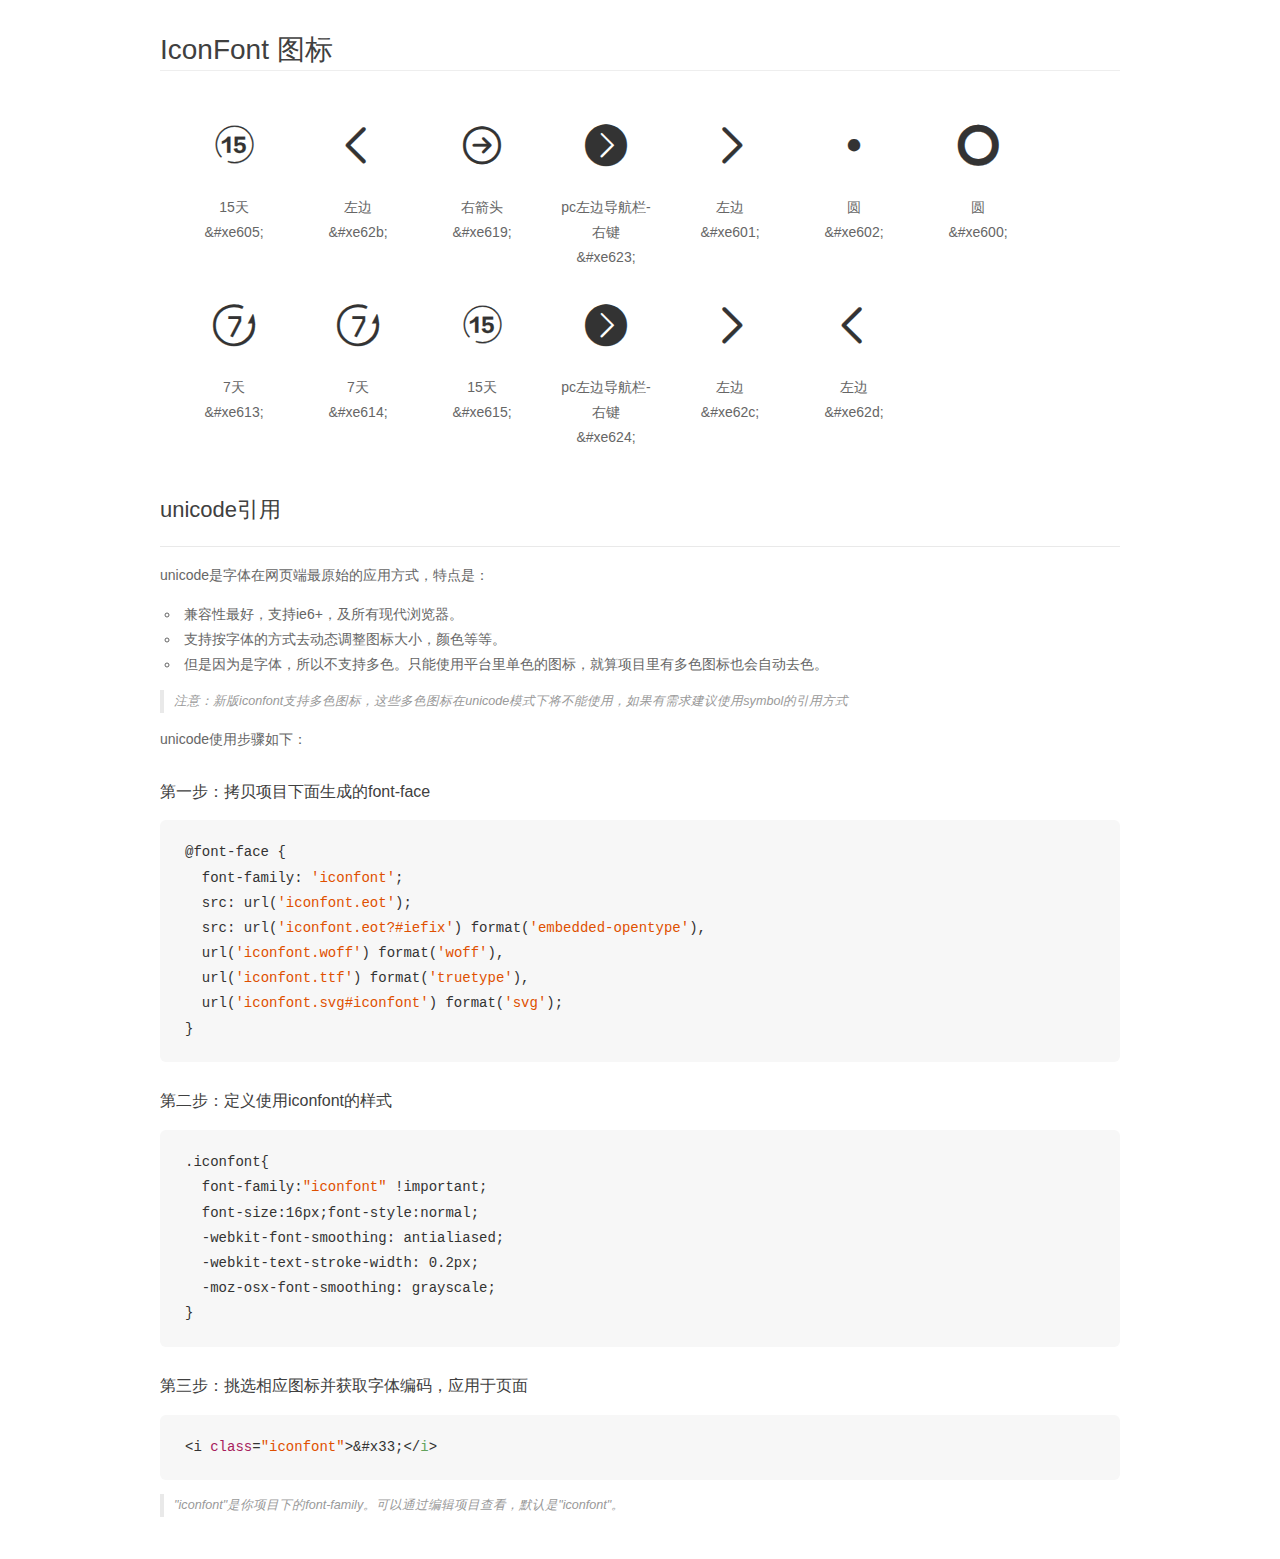
<file: 小米 和肖恒/iconfont/demo_unicode.html>
<!DOCTYPE html>
<html>
<head>
    <meta charset="utf-8"/>
    <title>IconFont</title>
    <link rel="stylesheet" href="demo.css">

    <style type="text/css">

        @font-face {font-family: "iconfont";
          src: url('iconfont.eot'); /* IE9*/
          src: url('iconfont.eot#iefix') format('embedded-opentype'), /* IE6-IE8 */
          url('iconfont.woff') format('woff'), /* chrome, firefox */
          url('iconfont.ttf') format('truetype'), /* chrome, firefox, opera, Safari, Android, iOS 4.2+*/
          url('iconfont.svg#iconfont') format('svg'); /* iOS 4.1- */
        }

        .iconfont {
          font-family:"iconfont" !important;
          font-size:16px;
          font-style:normal;
          -webkit-font-smoothing: antialiased;
          -webkit-text-stroke-width: 0.2px;
          -moz-osx-font-smoothing: grayscale;
        }

    </style>
</head>
<body>
    <div class="main markdown">
        <h1>IconFont 图标</h1>
        <ul class="icon_lists clear">
            
                <li>
                <i class="icon iconfont">&#xe605;</i>
                    <div class="name">15天</div>
                    <div class="code">&amp;#xe605;</div>
                </li>
            
                <li>
                <i class="icon iconfont">&#xe62b;</i>
                    <div class="name">左边</div>
                    <div class="code">&amp;#xe62b;</div>
                </li>
            
                <li>
                <i class="icon iconfont">&#xe619;</i>
                    <div class="name">右箭头</div>
                    <div class="code">&amp;#xe619;</div>
                </li>
            
                <li>
                <i class="icon iconfont">&#xe623;</i>
                    <div class="name">pc左边导航栏-右键</div>
                    <div class="code">&amp;#xe623;</div>
                </li>
            
                <li>
                <i class="icon iconfont">&#xe601;</i>
                    <div class="name">左边</div>
                    <div class="code">&amp;#xe601;</div>
                </li>
            
                <li>
                <i class="icon iconfont">&#xe602;</i>
                    <div class="name">圆</div>
                    <div class="code">&amp;#xe602;</div>
                </li>
            
                <li>
                <i class="icon iconfont">&#xe600;</i>
                    <div class="name">圆</div>
                    <div class="code">&amp;#xe600;</div>
                </li>
            
                <li>
                <i class="icon iconfont">&#xe613;</i>
                    <div class="name">7天</div>
                    <div class="code">&amp;#xe613;</div>
                </li>
            
                <li>
                <i class="icon iconfont">&#xe614;</i>
                    <div class="name">7天</div>
                    <div class="code">&amp;#xe614;</div>
                </li>
            
                <li>
                <i class="icon iconfont">&#xe615;</i>
                    <div class="name">15天</div>
                    <div class="code">&amp;#xe615;</div>
                </li>
            
                <li>
                <i class="icon iconfont">&#xe624;</i>
                    <div class="name">pc左边导航栏-右键</div>
                    <div class="code">&amp;#xe624;</div>
                </li>
            
                <li>
                <i class="icon iconfont">&#xe62c;</i>
                    <div class="name">左边</div>
                    <div class="code">&amp;#xe62c;</div>
                </li>
            
                <li>
                <i class="icon iconfont">&#xe62d;</i>
                    <div class="name">左边</div>
                    <div class="code">&amp;#xe62d;</div>
                </li>
            
        </ul>
        <h2 id="unicode-">unicode引用</h2>
        <hr>

        <p>unicode是字体在网页端最原始的应用方式，特点是：</p>
        <ul>
        <li>兼容性最好，支持ie6+，及所有现代浏览器。</li>
        <li>支持按字体的方式去动态调整图标大小，颜色等等。</li>
        <li>但是因为是字体，所以不支持多色。只能使用平台里单色的图标，就算项目里有多色图标也会自动去色。</li>
        </ul>
        <blockquote>
        <p>注意：新版iconfont支持多色图标，这些多色图标在unicode模式下将不能使用，如果有需求建议使用symbol的引用方式</p>
        </blockquote>
        <p>unicode使用步骤如下：</p>
        <h3 id="-font-face">第一步：拷贝项目下面生成的font-face</h3>
        <pre><code class="lang-js hljs javascript">@font-face {
  font-family: <span class="hljs-string">'iconfont'</span>;
  src: url(<span class="hljs-string">'iconfont.eot'</span>);
  src: url(<span class="hljs-string">'iconfont.eot?#iefix'</span>) format(<span class="hljs-string">'embedded-opentype'</span>),
  url(<span class="hljs-string">'iconfont.woff'</span>) format(<span class="hljs-string">'woff'</span>),
  url(<span class="hljs-string">'iconfont.ttf'</span>) format(<span class="hljs-string">'truetype'</span>),
  url(<span class="hljs-string">'iconfont.svg#iconfont'</span>) format(<span class="hljs-string">'svg'</span>);
}
</code></pre>
        <h3 id="-iconfont-">第二步：定义使用iconfont的样式</h3>
        <pre><code class="lang-js hljs javascript">.iconfont{
  font-family:<span class="hljs-string">"iconfont"</span> !important;
  font-size:<span class="hljs-number">16</span>px;font-style:normal;
  -webkit-font-smoothing: antialiased;
  -webkit-text-stroke-width: <span class="hljs-number">0.2</span>px;
  -moz-osx-font-smoothing: grayscale;
}
</code></pre>
        <h3 id="-">第三步：挑选相应图标并获取字体编码，应用于页面</h3>
        <pre><code class="lang-js hljs javascript">&lt;i <span class="hljs-class"><span class="hljs-keyword">class</span></span>=<span class="hljs-string">"iconfont"</span>&gt;&amp;#x33;<span class="xml"><span class="hljs-tag">&lt;/<span class="hljs-name">i</span>&gt;</span></span></code></pre>

        <blockquote>
        <p>"iconfont"是你项目下的font-family。可以通过编辑项目查看，默认是"iconfont"。</p>
        </blockquote>
    </div>


</body>
</html>
</file>
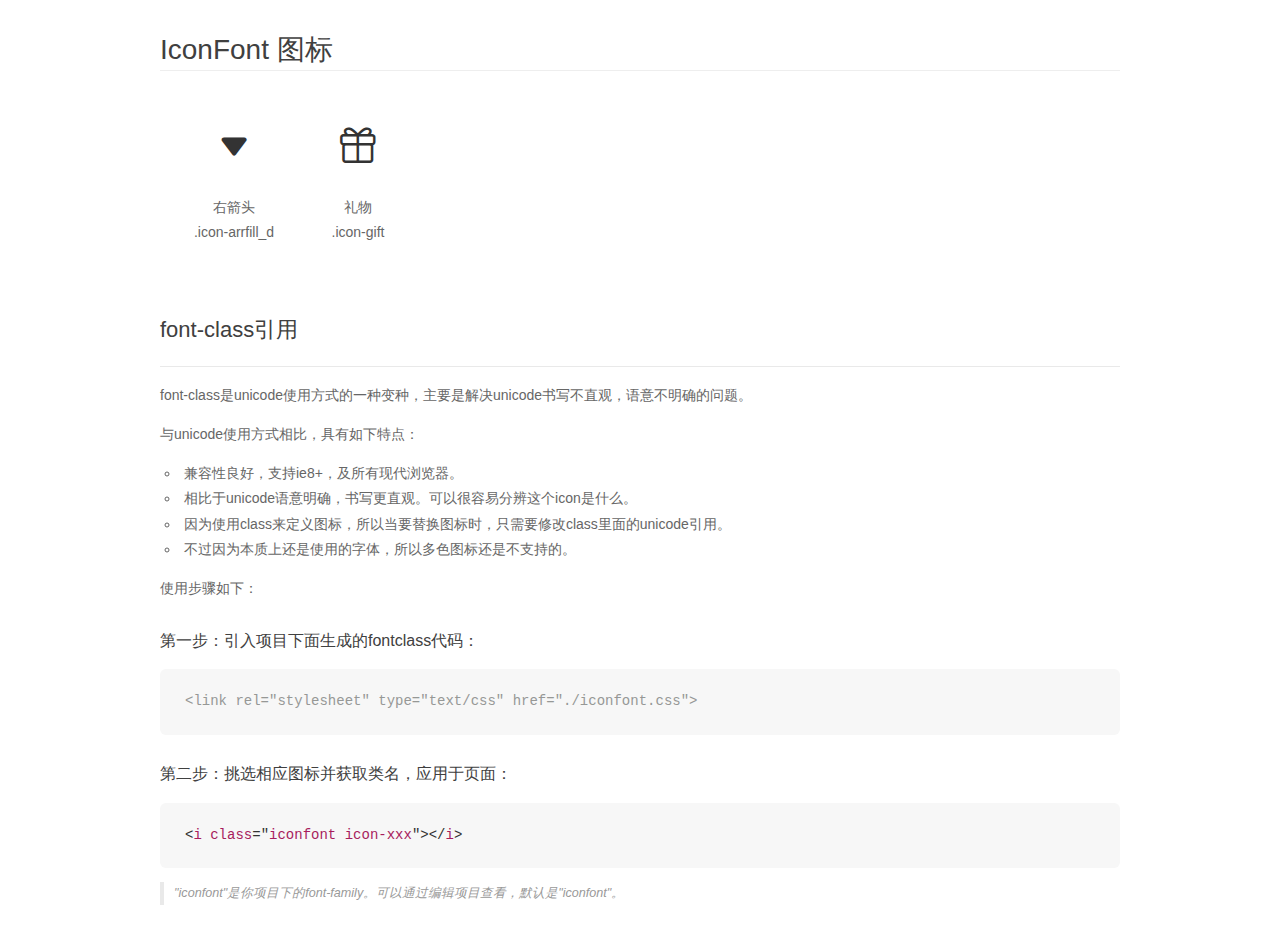
<file: 小米 和肖恒/img/font_389728_azmqosbhfepwg66r/demo_fontclass.html>
<!DOCTYPE html>
<html>
<head>
    <meta charset="utf-8"/>
    <title>IconFont</title>
    <link rel="stylesheet" href="demo.css">
    <link rel="stylesheet" href="iconfont.css">
</head>
<body>
    <div class="main markdown">
        <h1>IconFont 图标</h1>
        <ul class="icon_lists clear">
            
                <li>
                <i class="icon iconfont icon-arrfill_d"></i>
                    <div class="name">右箭头</div>
                    <div class="fontclass">.icon-arrfill_d</div>
                </li>
            
                <li>
                <i class="icon iconfont icon-gift"></i>
                    <div class="name">礼物</div>
                    <div class="fontclass">.icon-gift</div>
                </li>
            
        </ul>

        <h2 id="font-class-">font-class引用</h2>
        <hr>

        <p>font-class是unicode使用方式的一种变种，主要是解决unicode书写不直观，语意不明确的问题。</p>
        <p>与unicode使用方式相比，具有如下特点：</p>
        <ul>
        <li>兼容性良好，支持ie8+，及所有现代浏览器。</li>
        <li>相比于unicode语意明确，书写更直观。可以很容易分辨这个icon是什么。</li>
        <li>因为使用class来定义图标，所以当要替换图标时，只需要修改class里面的unicode引用。</li>
        <li>不过因为本质上还是使用的字体，所以多色图标还是不支持的。</li>
        </ul>
        <p>使用步骤如下：</p>
        <h3 id="-fontclass-">第一步：引入项目下面生成的fontclass代码：</h3>


        <pre><code class="lang-js hljs javascript"><span class="hljs-comment">&lt;link rel="stylesheet" type="text/css" href="./iconfont.css"&gt;</span></code></pre>
        <h3 id="-">第二步：挑选相应图标并获取类名，应用于页面：</h3>
        <pre><code class="lang-css hljs">&lt;<span class="hljs-selector-tag">i</span> <span class="hljs-selector-tag">class</span>="<span class="hljs-selector-tag">iconfont</span> <span class="hljs-selector-tag">icon-xxx</span>"&gt;&lt;/<span class="hljs-selector-tag">i</span>&gt;</code></pre>
        <blockquote>
        <p>"iconfont"是你项目下的font-family。可以通过编辑项目查看，默认是"iconfont"。</p>
        </blockquote>
    </div>
</body>
</html>
</file>
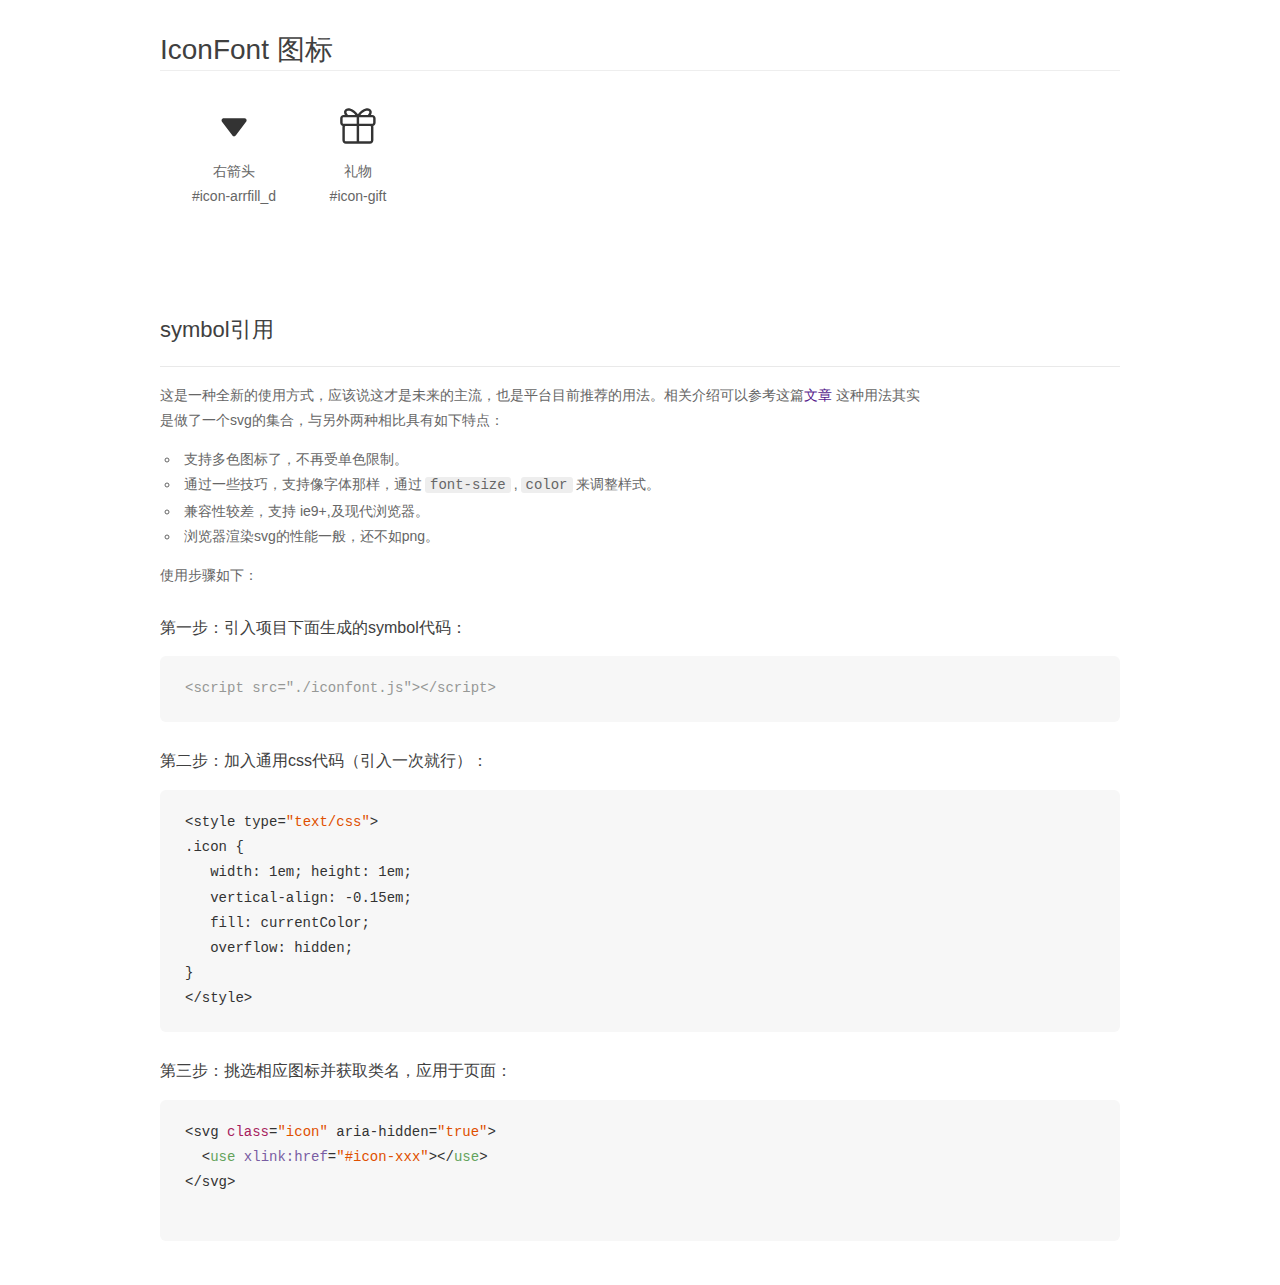
<file: 小米 和肖恒/img/font_389728_azmqosbhfepwg66r/demo_symbol.html>
<!DOCTYPE html>
<html>
<head>
    <meta charset="utf-8"/>
    <title>IconFont</title>
    <link rel="stylesheet" href="demo.css">
    <script src="iconfont.js"></script>

    <style type="text/css">
        .icon {
          /* 通过设置 font-size 来改变图标大小 */
          width: 1em; height: 1em;
          /* 图标和文字相邻时，垂直对齐 */
          vertical-align: -0.15em;
          /* 通过设置 color 来改变 SVG 的颜色/fill */
          fill: currentColor;
          /* path 和 stroke 溢出 viewBox 部分在 IE 下会显示
             normalize.css 中也包含这行 */
          overflow: hidden;
        }

    </style>
</head>
<body>
    <div class="main markdown">
        <h1>IconFont 图标</h1>
        <ul class="icon_lists clear">
            
                <li>
                    <svg class="icon" aria-hidden="true">
                        <use xlink:href="#icon-arrfill_d"></use>
                    </svg>
                    <div class="name">右箭头</div>
                    <div class="fontclass">#icon-arrfill_d</div>
                </li>
            
                <li>
                    <svg class="icon" aria-hidden="true">
                        <use xlink:href="#icon-gift"></use>
                    </svg>
                    <div class="name">礼物</div>
                    <div class="fontclass">#icon-gift</div>
                </li>
            
        </ul>


        <h2 id="symbol-">symbol引用</h2>
        <hr>

        <p>这是一种全新的使用方式，应该说这才是未来的主流，也是平台目前推荐的用法。相关介绍可以参考这篇<a href="">文章</a>
        这种用法其实是做了一个svg的集合，与另外两种相比具有如下特点：</p>
        <ul>
          <li>支持多色图标了，不再受单色限制。</li>
          <li>通过一些技巧，支持像字体那样，通过<code>font-size</code>,<code>color</code>来调整样式。</li>
          <li>兼容性较差，支持 ie9+,及现代浏览器。</li>
          <li>浏览器渲染svg的性能一般，还不如png。</li>
        </ul>
        <p>使用步骤如下：</p>
        <h3 id="-symbol-">第一步：引入项目下面生成的symbol代码：</h3>
        <pre><code class="lang-js hljs javascript"><span class="hljs-comment">&lt;script src="./iconfont.js"&gt;&lt;/script&gt;</span></code></pre>
        <h3 id="-css-">第二步：加入通用css代码（引入一次就行）：</h3>
        <pre><code class="lang-js hljs javascript">&lt;style type=<span class="hljs-string">"text/css"</span>&gt;
.icon {
   width: <span class="hljs-number">1</span>em; height: <span class="hljs-number">1</span>em;
   vertical-align: <span class="hljs-number">-0.15</span>em;
   fill: currentColor;
   overflow: hidden;
}
&lt;<span class="hljs-regexp">/style&gt;</span></code></pre>
        <h3 id="-">第三步：挑选相应图标并获取类名，应用于页面：</h3>
        <pre><code class="lang-js hljs javascript">&lt;svg <span class="hljs-class"><span class="hljs-keyword">class</span></span>=<span class="hljs-string">"icon"</span> aria-hidden=<span class="hljs-string">"true"</span>&gt;<span class="xml"><span class="hljs-tag">
  &lt;<span class="hljs-name">use</span> <span class="hljs-attr">xlink:href</span>=<span class="hljs-string">"#icon-xxx"</span>&gt;</span><span class="hljs-tag">&lt;/<span class="hljs-name">use</span>&gt;</span>
</span>&lt;<span class="hljs-regexp">/svg&gt;
        </span></code></pre>
    </div>
</body>
</html>
</file>
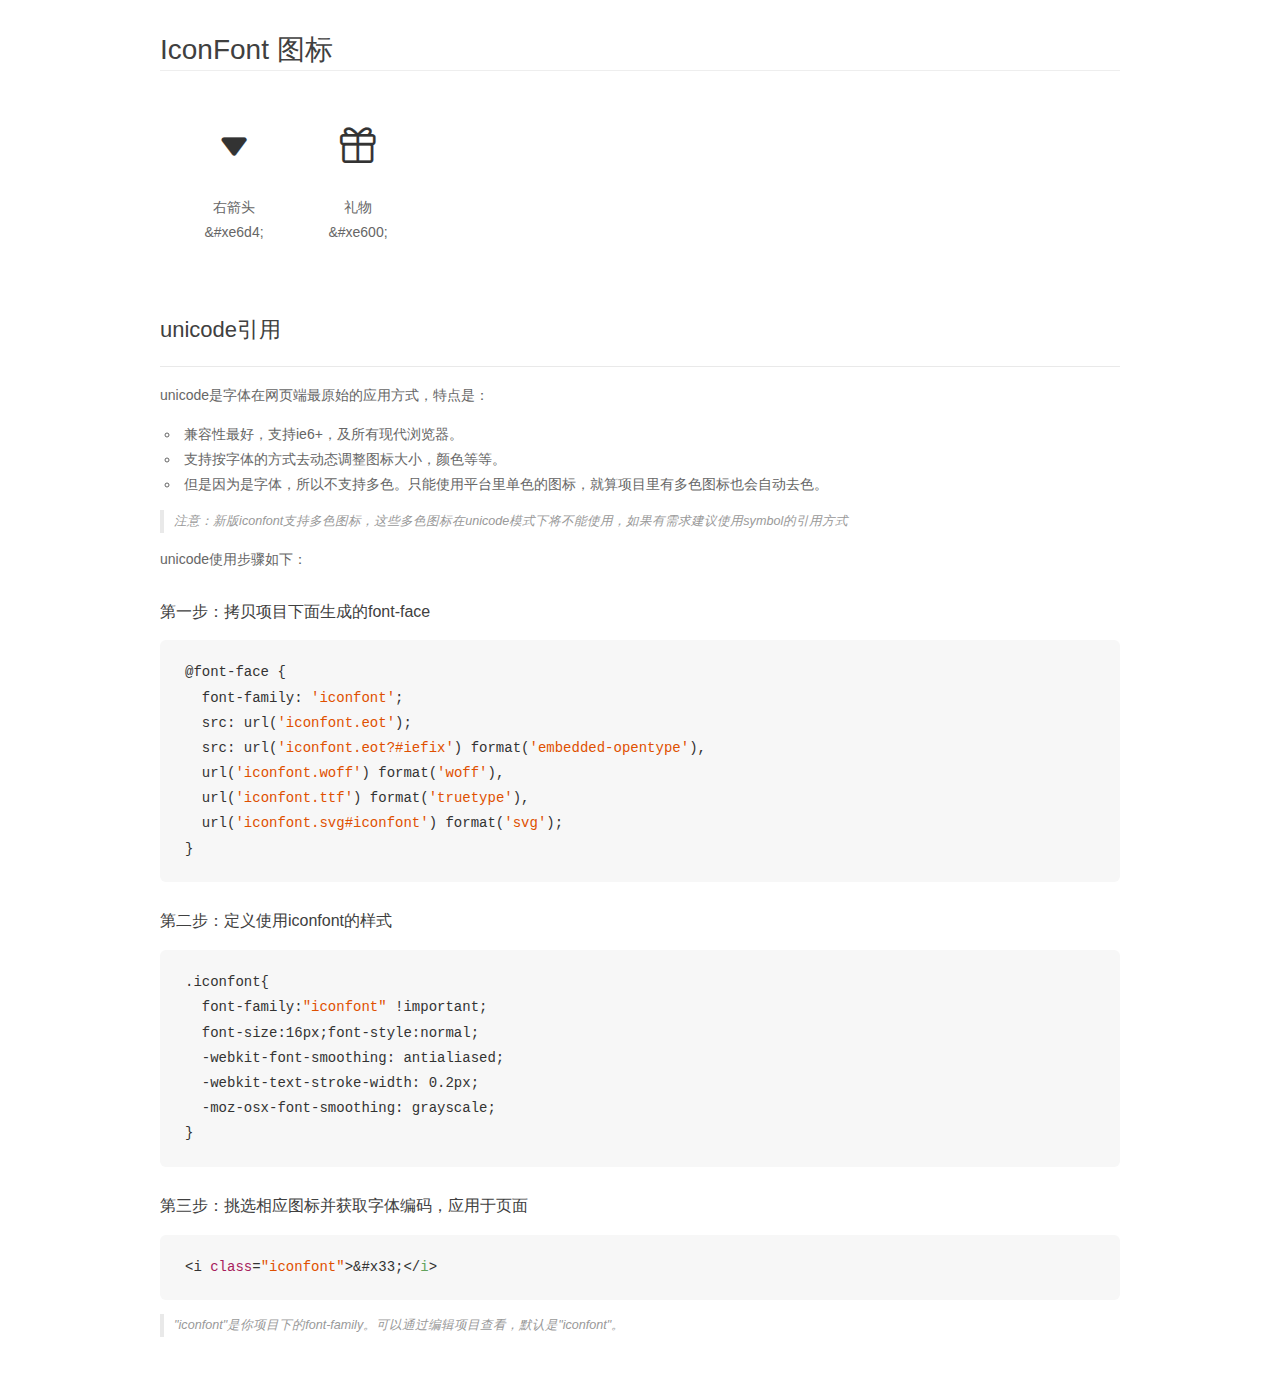
<file: 小米 和肖恒/img/font_389728_azmqosbhfepwg66r/demo_unicode.html>
<!DOCTYPE html>
<html>
<head>
    <meta charset="utf-8"/>
    <title>IconFont</title>
    <link rel="stylesheet" href="demo.css">

    <style type="text/css">

        @font-face {font-family: "iconfont";
          src: url('iconfont.eot'); /* IE9*/
          src: url('iconfont.eot#iefix') format('embedded-opentype'), /* IE6-IE8 */
          url('iconfont.woff') format('woff'), /* chrome, firefox */
          url('iconfont.ttf') format('truetype'), /* chrome, firefox, opera, Safari, Android, iOS 4.2+*/
          url('iconfont.svg#iconfont') format('svg'); /* iOS 4.1- */
        }

        .iconfont {
          font-family:"iconfont" !important;
          font-size:16px;
          font-style:normal;
          -webkit-font-smoothing: antialiased;
          -webkit-text-stroke-width: 0.2px;
          -moz-osx-font-smoothing: grayscale;
        }

    </style>
</head>
<body>
    <div class="main markdown">
        <h1>IconFont 图标</h1>
        <ul class="icon_lists clear">
            
                <li>
                <i class="icon iconfont">&#xe6d4;</i>
                    <div class="name">右箭头</div>
                    <div class="code">&amp;#xe6d4;</div>
                </li>
            
                <li>
                <i class="icon iconfont">&#xe600;</i>
                    <div class="name">礼物</div>
                    <div class="code">&amp;#xe600;</div>
                </li>
            
        </ul>
        <h2 id="unicode-">unicode引用</h2>
        <hr>

        <p>unicode是字体在网页端最原始的应用方式，特点是：</p>
        <ul>
        <li>兼容性最好，支持ie6+，及所有现代浏览器。</li>
        <li>支持按字体的方式去动态调整图标大小，颜色等等。</li>
        <li>但是因为是字体，所以不支持多色。只能使用平台里单色的图标，就算项目里有多色图标也会自动去色。</li>
        </ul>
        <blockquote>
        <p>注意：新版iconfont支持多色图标，这些多色图标在unicode模式下将不能使用，如果有需求建议使用symbol的引用方式</p>
        </blockquote>
        <p>unicode使用步骤如下：</p>
        <h3 id="-font-face">第一步：拷贝项目下面生成的font-face</h3>
        <pre><code class="lang-js hljs javascript">@font-face {
  font-family: <span class="hljs-string">'iconfont'</span>;
  src: url(<span class="hljs-string">'iconfont.eot'</span>);
  src: url(<span class="hljs-string">'iconfont.eot?#iefix'</span>) format(<span class="hljs-string">'embedded-opentype'</span>),
  url(<span class="hljs-string">'iconfont.woff'</span>) format(<span class="hljs-string">'woff'</span>),
  url(<span class="hljs-string">'iconfont.ttf'</span>) format(<span class="hljs-string">'truetype'</span>),
  url(<span class="hljs-string">'iconfont.svg#iconfont'</span>) format(<span class="hljs-string">'svg'</span>);
}
</code></pre>
        <h3 id="-iconfont-">第二步：定义使用iconfont的样式</h3>
        <pre><code class="lang-js hljs javascript">.iconfont{
  font-family:<span class="hljs-string">"iconfont"</span> !important;
  font-size:<span class="hljs-number">16</span>px;font-style:normal;
  -webkit-font-smoothing: antialiased;
  -webkit-text-stroke-width: <span class="hljs-number">0.2</span>px;
  -moz-osx-font-smoothing: grayscale;
}
</code></pre>
        <h3 id="-">第三步：挑选相应图标并获取字体编码，应用于页面</h3>
        <pre><code class="lang-js hljs javascript">&lt;i <span class="hljs-class"><span class="hljs-keyword">class</span></span>=<span class="hljs-string">"iconfont"</span>&gt;&amp;#x33;<span class="xml"><span class="hljs-tag">&lt;/<span class="hljs-name">i</span>&gt;</span></span></code></pre>

        <blockquote>
        <p>"iconfont"是你项目下的font-family。可以通过编辑项目查看，默认是"iconfont"。</p>
        </blockquote>
    </div>


</body>
</html>
</file>
<file: 小米 和肖恒/css/index.css>
/*
* @Author: xiaodan  ai  xia
* @Date:   2017-08-17 15:56:36
* @Last Modified by:   xiaodan  ai  xia
* @Last Modified time: 2017-08-20 21:19:29
*/
@import url('base.css');
/* 头部开始 */
header{
	width: 100%;
	height: 40px;
	background: #333333;
}
main{
	width: 1226px;
	height: 100%;
	/* background: pink; */
	margin: 0 auto;
}
/* 头部左 */
.head-left{
	width: 610px;
	height: 100%;
	/* background: red; */
	float: left;
}
.head-left li{
	float: left;
	line-height: 40px;

}
.head-left li a{
	color: #AEAEAD;
	font-size: 12px;
	border-right: 1px solid #414141;
	padding-right: 9px;
	padding-left: 8px;

}
.head-left li a:hover{
	color: #fff;

}
.head-left .first{
	padding-left: 0px;
}
.head-left .last{
	padding-right: 0px;
	border-right: none;
}
/* 头部右 */
.head-right{
	width: 133px;
	height: 100%;
	float: right;
	/* background: pink; */
	margin-right: 25px;
}
.head-right li{
	float: left;
	line-height: 40px;
}
.head-right li a{
	color: #AEAEAD;
	font-size: 12px;
	border-right: 1px solid #414141;
	padding-right: 9px;
	padding-left: 8px;
}
.head-right li a:hover{
	color: #fff;

}
.head-right .first0{
	padding-left: 0px;
}
.head-right .last0{
	width: 56px;
	height: 16px;
	padding-right: 0px;
	border-right: none;
}
.shop{
	width: 120px;
	height: 40px;
	background: #424242;
	float: right;
	margin-right: 0px;
	font-size: 12px;
	color: #fff;

}
.shop:hover{
	background: #ff6700;
}
.gouwuche{
	color: #fff;
	float: left;
	margin-top: 12px;
	margin-left: 5px;
}
.shop img{
	width: 20px;
	height: 15px;
	float: left;
	margin-top: 12px;
	margin-left: 9px;
}
/* 头部结束 */
/* 导航 */
.nav{
	width: 1226px;
	height: 100px;
	margin: 0 auto; 
	background: #ffffff;

}
.nav img{
	float: left;
	margin-top: 22px;
	margin-left: 1px;
}
.nav0{
	width: 637px;
	height: 100%;
	margin-left: 189px;
	float: left;
}
.nav0 li{
	float: left;
	line-height: 100px;
	margin-right: 18px;
	font-size: 16px;

}
.nav0 li a{
	color: #333333;
}
.nav0 li a:hover{
    color: #FF6700;
}
.sousuo{
	width: 294px;
	height: 48px;
	float: right;
	border: 1px solid #e0e0e0;
	margin-top: 25px;
	border-right: 0px;


}
.sousuo div{
	width: 242px;
	height: 48px;
	border-right: 1px solid #e0e0e0;
	float: left;

}
.sousuo a{
	display: block;
	margin-top: 15px;
	color: #757575;
}
.sousuo .xk2:hover{
	background: #FF6700;
	color: #fff;
}
.sousuo .xk1:hover{
	background: #FF6700;
	color: #fff;
	}
.xk1{
	width: 53px;
	height: 18px;
	background: #eeeeee;
	font-size: 12px;
	float: right;
	margin-right: 5px;
}
.xk2{
	width: 84px;
	height: 18px;
	background: #eeeeee;
	text-align: center;
	font-size: 12px;
	float: right;
	margin-right: 10px;
}
.sousuo .d2{
	width: 50px;
	height: 48px;
	/* background: red; */
	float: right;
}
.d2 a{
	width: 50px;
	height: 48px;
	display: block;
	margin-top: 0;
	background: url('../img/放大镜.png') no-repeat center center;
	background-size: 23px 22px;
}

.d2 a img{
	width: 23px;
	height: 22px;
	margin-top: 13px;
	margin-left: 13px;
	display: block;
}
.sousuo .d2 a:hover{
	background: #FF6700 url('../img/放大镜 - 副本.png') no-repeat 13px 13px;
	background-size: 23px 22px;

}
/* 导航结束 */
.banner{
	width: 1226px;
	height: 460px;
	/*background: pink ;*/
	margin: 0 auto;
	position: relative; 
}
.xiaomi{
	width: 1226px;
	height: 460px;
	position: absolute;
	
}
.xiaomi li{
    width: 100%;
	height: 100%;
	/*background: red;*/
	float: left;
	position: absolute;
	top:0;left:0;
	opacity: 0;
}
.xiaomi li:first-child{
	opacity: 1;
}
.xiaomi li a{
	display: block;
	width: 100%;
	height: 100%;
}
.xiaomi li a img{
	display: block;
	width: 100%;
	height: 100%;
}
.banner-left,.banner-right{
	width: 16px;
	height: 28px;
	top: 0;
	bottom: 0;
	margin-top: auto;
	margin-bottom: auto;
	position:absolute;

}
.banner-left{
	left: 243px;

	background: url('../img/icon-slides.png') no-repeat -94px -21px;
}
.banner-left:hover{
	left: 234px;
	width: 41px;
	height: 69px;
	background: url('../img/icon-slides.png') no-repeat 0 0;
}
.banner-right{
	right: 12px;
	background: url('../img/icon-slides.png') no-repeat -139px -21px;
}
.banner-right:hover{
	right: 0px;
	width: 41px;
	height: 69px;
    background: url('../img/icon-slides.png') no-repeat -42px 0;
}
.btn-list{
	width: 90px;
	height: 10px;
	display: block;
	position: absolute;
	right : 35px;
	bottom: 25px;
	/* background: red; */
}
.btn-list li{
    width: 12px;
	height: 12px;
	float: left;
	border-radius: 50%;
	background: lightblue;
	margin-right: 5px;
	border-radius: 50%;
}
.btn-list li a{
	display: block;
	width: 100%;
	height: 100%;
	border-radius: 50%
}
.banner .ce{
	width: 233px;
	height: 460px;
	background: #0f1014;
	float: left;
	top: 0;
	bottom: 0;
	margin-top: auto;
	margin-bottom: auto;
	position: absolute;
}
.ce span{
	color: #ffffff;

}
.ce ul{
	float: left;
	margin-top: 20px;
}
.ce ul .item{
	width: 500px;
	height: 100%;
	position: absolute;
	left:233px;
	top:0;
	background: #fff;
	display: none;
}
.ce ul .l1{
	width: 233px;
	height: 42px;
	font-size: 14px;
	overflow: hidden;
}
.l1:hover{
	background: #ff6700;
}
.j1{
	float: left;
	margin-left: 20px;
	line-height: 42px;
	text-align: center;
}
.j2{
	float: right;
	margin-right: 20px;
	/*line-height: 12px;*/
	/*text-align: center;*/
}
/* banner结束 */
.si{
	width: 1226px;
	height: 170px;
	margin: 0 auto;
	margin-top: 14px;
}
.si3{
	float: left;
	margin-right: 14px;

}
.si .si4{
	float:left;
	margin-right:0px;
}
.danpin{
	width: 1226px;
	height: 84px;
	/* background: pink; */
	margin: 0 auto;
}
.dp-left{
	width: 131px;
	height: 22px;
	float: left;
	/* background: orange; */
	font-size: 20px;
	line-height: 21px;
	margin-top: 38px;

}
.dp-right{
	width: 71px;
	height: 24px;
	/* background: pink; */
	float: right;
	margin-top: 44px;
}
.zuo0{
	width: 34px;
	height: 22px;
	border: 1px solid#e0e0e0;
	float: left;
	background: url('../img/focus_lr0918.png') no-repeat 0 0;
}
.zuo0:hover{
	background: url('../img/focus_lr0918.png') no-repeat 0 -21px;
}
.you0{
	width: 34px;
	height: 22px;
	border: 1px solid#e0e0e0;
	border-left: 0;
	float: right;
	background: url('../img/focus_lr0918.png') no-repeat -24px 0;
}
.lun5{
	width: 1226px;
	height: 340px;
	/* background: pink; */
	margin: 0 auto;
	margin-bottom: 40px;
}
.lun5 div{
	width: 234px;
	height: 339px;
	float: left;
	margin-right: 14px;
	background: #fafafa;
	margin-top: 1px;
	border-top: 1px solid #ffac13;
}
.lun5 .lun8{
	float: left;
	margin-right: 0;
}
.lun5 .lun2{
	border-top: 1px solid #83c44e;
}
.lun5 .lun4{
	border-top: 1px solid #2196f3;
}
.lun5 .lun6{
	border-top: 1px solid #e53935;
}
.lun5 .lun8{
	border-top: 1px solid #00c0a5;
}
.lun0 img{
	width: 200px;
	height: 200px;
	float: left;
	margin-top: 20px;
	margin-left: 10px;
	margin-bottom: 20px;
}
.lun2 img{
	width: 200px;
	height: 200px;
	float: left;
	margin-top: 20px;
	margin-left: 10px;
	margin-bottom: 20px;
}
.lun4 img{
	width: 200px;
	height: 200px;
	float: left;
	margin-top: 20px;
	margin-left: 10px;
	margin-bottom: 20px;
}
.lun6 img{
	width: 200px;
	height: 200px;
	float: left;
	margin-top: 20px;
	margin-left: 10px;
	margin-bottom: 20px;
}
.lun8 img{
	width: 200px;
	height: 200px;
	float: left;
	margin-top: 20px;
	margin-left: 10px;
	margin-bottom: 20px;
}
.lun5 .lun0-b{
	width:200px;
	height: 80px;
	border-top: 0;
	/* background: red; */
	float: left:;
	margin-left: 16px;
	font-size: 14px;
	text-align: center;
}
.lun5 .lun0-b a{
	color: #212121;
}
.y1{
	color: #b0b6c9;
	font-size: 12px;
}
.y2{
	font-size: 16px;
	color: #fd7d09;
}
/* 主体 */
/* 家电开始 */
.jiadian{
	width: 100%;
	background: #F4F4F4; 
	overflow: hidden;
}
.jiadian-main{
	width: 1226px;
	height: 694px;
	margin: 0 auto;
	margin-top: 38px;
}
.main-top{
	width: 100%;
	height: 80px;
}
.jiadian-zi{
	width: 44px;
	height: 80px;
	float: left;
}
.jiadian-zi p{
	margin-top: 44px;
	font-size: 22px;
	color: #333333;
}
.top-right{
 	width: 256px;
 	height: 100%;
 	float: right;
}
.top-right li{
	height: 22px;
	float: left;
 	margin-top: 44px;
 	margin-right: 32px;
}
.top-right li a:hover {
	color: #FF6700;
	border-bottom: 2px solid #FF6700;
}
.top-right .xuan-li{
	color: #FF6700;
	border-bottom: 2px solid #FF6700;
}
.top-right li a{
	display: block;
	height: 22px;

	font-size: 16px;
	color: #424242; 
	line-height: 22px;
	text-align: center;
}
.top-right .last-li{
	margin-right: 0;
}
.main-bot{
	width: 100%;
	height: 614px;
}
.bot-left{
	display: block;
	width: 234px;
	height: 614px;
	float: left;
}
.bot-left img{
	width: 234px;
	height: 614px;
	transition: all 0.5s;
}
.bot-left img:hover{
	transform: translateY(-5px);
}
.bot-right{
	width: 978px;
	height: 100%;
	float: right;
}
.right-shang{
	width: 100%;
	height: 300px;
	margin-bottom: 14px;
}
.shang-img1,.shang-img2{
	width: 234px;
	height: 300px;
	float: left;
	background: #fff;
	position: relative;
	overflow: hidden;
	margin-right: 14px;
	transition: all 0.5s;
}
.shang-img1:hover{
	transform: translateY(-5px);
	box-shadow: 0 5px 10px 2px rgba(0, 0, 0, 0.3);
}
.shang-img1 img{
	display: block;
	width: 150px;
	height: 150px;
	margin: 0 auto;
	margin-top: 34px;
}
.img1-over{
	width: 234px;
	height: 76px;
	position: absolute;
	left: 0;bottom: -76px;
	background: #FF6700;
	transition: all 0.5s;
}
.shang-img1:hover .img1-over{
	transform: translateY(-76px);
}
.img1-over .p1,.img1-over .p2{
	font-size: 12px;
	color: #FFBD91;
	margin-left: 30px;
	margin-top: 5px;
	letter-spacing: 1px;
}
.img1-over .p1{
	color: #FFFBF8;
}
.shang-img1 .p3{
	width: 234px;
	font-size: 12px;
	color: #B0B0B0;
	position: absolute;
	top: 206px;
	left: 0;right: 0;
	margin-left: auto;
	margin-right: auto;
	text-align: center;
}
.shang-img1 .p3::first-line{
	font-size: 14px;
	color: #333333;
}
.shang-img1 .discount-1{
	background: #83C44E;
} 
.p-place{
	width: 234px;
	height: 10px;
	position: absolute;
	left:0;top: 254px;

	text-align: center;
	font-size: 10px;
	color: #FF6700; 
}
.p-place2{
	text-decoration: line-through;
	color: #B0B0B0;
	margin-left: 5px;
}
.discount{
	width: 64px;
	height: 20px;
	position: absolute;
	top: 0;
	left: 0;right: 0;
	margin-left: auto;
	margin-right: auto;
	background: #E53935;

	font-size: 12px;
	color: #fff;
	text-align: center;
	line-height: 20px;
}
.fenkai0{
	display: block;
	width: 234px;
	height: 143px;
	background: #fff;
	float: right;
	margin-bottom: 14px;
	font-size: 14px;
	position: relative;
}
.fenkai0:hover{
	transition: all 0.5s;
	transform: translateY(-5px);
	box-shadow: 0 5px 10px 2px rgba(0, 0, 0, 0.3);
}
.fenkai1{
	display: block;
	width: 234px;
	height: 143px;
	background: #fff;
	float: right;
	position: relative;
}
.fenkai1:hover{
	transition: all 0.5s;
	transform: translateY(-5px);
	box-shadow: 0 5px 10px 2px rgba(0, 0, 0, 0.3);
}
.shang-img4{
	margin-right: 0;
}
.shang-img4 .discount{
	background: #83C44E;
} 
.right-xia{
	width: 100%;
	height: 300px;
}
.xia-you{
	height: 143px;
	margin-bottom: 15px;
}
.xia-you2{
	margin-bottom: 0;
}
.xia-you div{
	float: left;
	margin-left: 30px;
	margin-top: 44px;
}
.fenkai0 p{
	font-size: 14px;
	color: #333333;
	position: absolute;
	top: 50px;
	left: 30px;

}
.fenkai0 .p2{
	color: #FF6700;
	margin-top: 14px;
	float: left;
	margin-top: 25px;
}
.fenkai0 img{
	width: 80px;
	height: 80px;
	float: right;
	margin-right: 20px;
	margin-top: 29px;
}
.fenkai1 p{
	font-size: 22px;
	color: #333333;
	position: absolute;
	top: 50px;
	left: 30px;

}
.right-xia .fenkai1 .p2{
	font-size: 14px;
	color: #848484;
	margin-top: 14px;
	float: left;
	margin-top: 25px;
}
.fenkai1 img{
	width: 80px;
	height: 80px;
	float: right;
	margin-right: 20px;
	margin-top: 29px;
}
.xia-you2 .p1{
	font-size: 20px;
}
.xia-you2 .p2{
	color: #333333;
	margin-top: 8px;
}
.xia-you2 img{
	width: 48px;
	height: 48px;
	margin-right: 35px;
	margin-top: 60px;
}

/* 家电结束 */

/* 智能开始 */
.zhineng{
	margin-top: 0;
}
.zhineng .top-right{
	width: 304px;
}
.botleft-img1,.botleft-img2{
	display: block;
	width: 100%;
	height: 300px;
	margin-bottom: 14px;
}
a .botleft-img2{
	margin-bottom: 0;
}
.botleft-img1 img,.botleft-img2 img{
	width: 234px;
	height: 300px;
}
/* 智能结束 */

/* 为你推荐开始 */
.tuijian{
	width: 1226px;
	height: 380px;
	margin: 0 auto;
	margin-top: 0;
}
.tuijian .jiadian-zi{
	width: 88px;
}
.bu-img{
	width: 71px;
	height: 24px;
	float:right;
	margin-top: 37px;
}
.bu-zuo{
	width: 34px;
	height: 22px;
	border: 1px solid #E0E0E0;
	float: left;
}
.bu-you{
	float: right;
	border-left: 0;
}
.tuijian-bot{
	width: 100%;
	height: 300px;
}
.bot-img1{
	display: block;
	width: 234px;
	height: 100%;
	margin-right: 14px;
	float: left;
	background: #fff;
	transition: all 0.5s;
}
.bot-img1:hover{
	transform: translateY(-5px);
	box-shadow: 0 5px 10px 2px rgba(0, 0, 0, 0.3);
}
.bot-img5{
	margin-right: 0;
}
.bot-img1 img{
	width: 140px;
	height: 140px;
	margin-top: 38px;
	margin-left: 47px;
}
.img-p1,.img-p2,.img-p3{
	width: 234px;
	font-size: 12px;
	color: #333333;
	text-align: center;
	margin-top: 21px;
}
.img-p2{
	margin-top: 16px;
	color: #FF6700;
}
.img-p3{
	color: #757575;
	margin-top: 20px;
}
/* 为你推荐结束 */

/* 热评产品开始 */
.chanpin{
	width: 1226px;
	height: 495px;
	margin: 0 auto;
}
.chanpin-zi{
	width: 100%;
	height: 80px;
}
.chanpin-zi .jiadian-zi{
	width: 88px;
}
.chanpin-img{
	width: 100%;
	height: 415px;
}
.left-img1{
	float: left;
	width: 296px;
	height: 100%;
	margin-right: 14px;
	margin-bottom: 0;
	background: #fff;
	transition: all 0.5s;
}
.left-img1:hover{
	transform: translateY(-5px);
	box-shadow: 0 5px 10px 2px rgba(0, 0, 0, 0.3);
}
.left-img1 .img1{
	display: block;
	width: 296px;
	height: 220px;
}
.last-img{
	margin-right: 0;
}
.left-img1 img{
	width: 100%;
	height: 220px;
	background: blue;
}
.img1-p1{
	display: block;
	width: 240px;
	height: 60px;
	margin: 0 auto;
	margin-top: 34px;

	font-size: 12px;
	color: #555555;
	letter-spacing: 1.5px;
}
.img1-p1 p{
	width: 240px;
	height: 60px;
	line-height: 22px;
}
.left-img1 span{
	display: block;
	margin-left: 28px;
	margin-top: 30px;
	font-size: 12px;
	color: #B0B0B0;
	letter-spacing: 1.5px;
}
.img1-p{
	width: 234px;
	height: 12px;
	margin-left: 28px;
	margin-top: 16px;
}
.img1-p a{
	display: block;
	float: left;
	width: 98px;
	height: 12px;

	color: #333333;
	font-size: 12px;
	letter-spacing: 1.5px;
}
.img1-p span{
	width: 1px;
	height: 12px;
	background: #E0E0E0;
	margin-left: 10px;
	display: block;
	float: left;
	margin-top: 0;
}
.img1-p p{
	font-size: 12px;
	color: #FF6700;
	float: left;
	margin-left: 12px;
}
.left-img2 .img1-p a{
	width: 148px;
	letter-spacing: 1px;
}
.left-img3 .img1-p a{
	width: 108px;
}
/* 热评产品结束 */

/* 内容开始 */
.neirong{
	width: 1226px;
	height: 500px;
	margin: 0 auto;
	overflow: hidden;
}
.neirong-zi{
	width:100%;
	height: 80px;
	overflow: hidden;
}
.neirong-zi p{
	margin-top: 44px;
	font-size: 20px;
	color: #333333;
}
.neirong-bot{
	width: 100%;
	height: 420px;
}
.neirong-img1{
	width: 292px;
	height: 420px;
	position: relative;
	margin-right: 14px;
	float: left;
	background: #fff;
	transition: all 0.5s;
}
.neirong-img1:hover{
	transform: translateY(-5px);
	box-shadow: 0 5px 10px 2px rgba(0, 0, 0, 0.3);
}
.neirong-img1 span{
	display: block;
	width: 296px;
	font-size: 14px;
	color: #FFAC13;
	text-align: center;
	margin-top:50px; 
}
.neirong-p{
	width: 296px;
	height: 62px;
	display: block;
	margin-top: 15px;

	font-size: 20px;
	color: #333333;
	text-align: center;
}
.np2{
	width: 192px;
	font-size: 12px;
	color: #B4B4B4;
	margin: 0 auto;
	letter-spacing: 0.5px;
	margin-top: 10px;
	line-height: 20px;
}
.neirong-img1 .span2{
	color: #333333;
	margin-top: 28px;
}
.a-img{
	display: block;
	width: 216px;
	height: 154px;
	margin-top: 20px;
	margin-left: 40px;
}
.a-circle{
	width: 296px;
	height: 12px;
	margin-top: 26px;
}
.left-icon,.right-icon{
	width: 20px;
	height: 48px;
	background: #D9D9D9;
	position: absolute;
	top:0;bottom: 0;
	margin-top: auto;
	margin-bottom: auto;
	display: none;
}
.left-icon{
	left: 0;
}
.right-icon{
	right: 0;
}
.left-icon:hover,.right-icon:hover{
	background: #8D8D8D;
}
.neirong-img1:hover .left-icon,.neirong-img1:hover .right-icon{
	display: block;
}
.neirong-img2 span{
	color: #83C44E;
}
.neirong-img3 span{
	color: #E53935;
}
.neirong-img4 span{
	color: #44A6F3;
	margin-right: 0;
}
.neirong-img4 .a-img{
	margin-top: 67px;
}
/* 内容结束 */
/* 视频开始 */
.video{
	width: 1226px;
	height: 365px;
	margin: 0 auto;
}
.video-zi{
	width: 100%;
	height: 80px;
}
.video-img{
	width: 100%;
	height: 285px;
}
.video1{
	display: block;
	width: 296px;
	height: 100%;
	margin-right: 14px;
	float: left;
	background: #fff;
	transition: all 0.5s;
}
.video1:hover{
	transform: translateY(-5px);
	box-shadow: 0px 5px 10px 2px rgba(0, 0, 0, 0.3);
}
.video4{
	margin-right: 0;
}
.video1 .video-img{
	display: block;
	width: 296px;
	height: 180px;
	position: relative;
}
.video-img .da-img{
	width: 296px;
	height: 180px;
}
.video-a{
	width: 296px;
	height: 12px;
	display: block;
	margin-top: 32px;
	margin-bottom: 14px;

	text-align: center;
	font-size: 12px;
	color: #333333;
}
.video-a:hover{
	color: #FF6700;
}
.video1 p{
	width: 296px;
	height: 12px;

	font-size: 12px;
	color: #C5C5C5;
	text-align: center;
	line-height: 20px;
}
.play{
	width: 36px;
	height: 36px;
	position: absolute;
	left: 20px;bottom: 10px;
	background: url('../img/play.png') no-repeat center center;
	background-size: 36px 36px;
}
.video1:hover .play{
	background: url('../img/play1.png') no-repeat center center;
	background-size: 36px 36px;
}
/* 视频结束 */

/* footer开始 */
.foot{
	width: 100%;
	height: 486px;
	background: #F5F5F5;
	overflow: hidden;
}
.foot-main{
	width: 100%;
	height: 426px;
	background: #FFFFFF;
	margin-top: 60px;
}
.contain{
	width: 1226px;
	height: 100%;
	margin: 0 auto;
}
.contain-top{
	width: 1226px;
	height: 52px;
	padding-top: 27px;
	background: #fff;
	border-bottom: 1px solid #E0E0E0;
}
.contain-ul{
	width: 1206px;
	height: 25px;
	margin: 0 auto;
}
.contain-ul li{
	width: 239px;
	height: 25px;
	float: left;
	border-right: 1px solid #E0E0E0;
}
.contain-ul .end-li{
	width: 239px;
	border-right: 0;
}
.li-a1{
	display: block;
	width: 239px;
	height: 25px;
}
.ai-img1{
	width: 24px;
	height: 25px;
	margin-left: 55px;
	float: left;
	background: url('../img/weixiu.png') no-repeat center center;
	background-size: 24px 25px;	
}
.li-a1:hover .ai-img1{
	background: url('../img/weixiu1.png') no-repeat center center;
	background-size: 24px 25px;
}
.li-a1 p{
	width: 125px;
	height: 25px;
	float: left;
	font-size: 16px;
	color: #616161;
	line-height: 25px;
	margin-left: 5px;
}
.li-a1:hover p{
	color: #FF6700;
}
.ai-img2,.ai-img3{
	background: 0;
}
.li-a1:hover .ai-img2,.li-a1:hover .ai-img3{
	background: 0;
}
.ai-img4{
	background: url('../img/hezi.png') no-repeat center center;
	background-size: 24px 25px;
}
.li-a1:hover .ai-img4{
	background: url('../img/hezi1.png') no-repeat center center;
	background-size: 24px 25px;
}
.ai-img5{
	margin-left: 35px;
	background: url('../img/ddizhi.png') no-repeat center center;
	background-size: 24px 25px;
}
.li-a1:hover .ai-img5{
	background: url('../img/dizhi1.png') no-repeat center center;
	background-size: 24px 25px;
}
.contain-mid{
	width: 100%;
	height: 150px;
	margin-top: 40px;
	background: #fff;
}
.conmid-left{
	width: 856px;
	height: 100%;
	float: left;
}
.conmid{
	width: 1px;
	height: 112px;
	background: #E0E0E0;
	float: left;
	margin-left: 118px;
}
.conmid-right{
	width: 136px;
	height: 108px;
	float: right;
	margin-right: 58px;
	margin-top: 2px;
}
.conmid-right span{
	width: 136px;
	height: 16px;
	font-size: 16px;
	color: #FF6700;
	letter-spacing: 2px;
}
.conmid-right p{
	margin-top: 12px;
	font-size: 12px;
	color: #6F6F6F;
	text-align: center;
}
.text-zi{
	width: 118px;
	height: 28px;
	border: 1px solid #FF6700;
	margin: 0 auto;
}
.text-zi a{
	color: #333333;
}
.text-zi:hover{
	background: #FF6700;
}
.text{
	width: 12px;
	height: 12px;
	margin-top: 8px;
	margin-left: 9px;
	float: left;
	border: 0;
	background: url('../img/text.png') no-repeat center center;
	background-size: 12px 12px;
}
.text-zi:hover .text{
	background: url('../img/text1.png') no-repeat center center;
	background-size: 12px 12px;
}
#textzi-p{
	font-size: 12px;
	color: #FF6700;
	line-height: 28px;
	float: left;
	margin-top: 0;
	margin-left: 4px;
}
.text-zi:hover #textzi-p{
	color: #fff;
}
.conmid-shang{
	width: 100%;
	height: 12px;
}
.conmid-shang p{
	width: 52px;
	height: 12px;
	margin-right: 108px;
	font-size: 12px;
	color: #424242;
	float: left;
}
.conmid-shang .s6{
	margin-right: 0;
}
.conmid-xia{
	width: 100%;
	height: 68px;
	margin-top: 32px;
}
.xia-ul1{
	width: 100%;
	height: 12px;
	margin-bottom: 16px;
}
.xia-u3{
	margin-bottom: 0;
}
.xia-ul1 li{
	width: 48px;
	height: 12px;
	float: left;
	font-size: 12px;
	color: #757575;
	margin-right: 112px;
}
.xia-ul1 .last-ul1{
	margin-right: 0;
}
.xia-ul1 li a{
	display: block;
	width: 48px;
	height: 12px;
	color: #757575;
}
.xia-ul1 li a:hover{
	color: #FF6700;
}
.contain-bot{
	width: 100%;
	height: 57px;
	margin: 30px auto;
	position: relative;
}
.bot-logo{
	width: 57px;
	height: 57px;
	background: url('../img/logo.png') center center;
	background-size: 57px 57px;
	float: left;	
}
.botmid{
	width: 750px;
	height: 48px;
	margin-top: 3px;
	margin-left: 10px;
	float: left;
}
.botmid-ul{
	width: 100%;
	height: 12px
}
.botmid-ul li{
	height: 14px;
	float: left;
	padding-right: 5px;
	margin-right: 5px;
	border-right: 1px solid #B0B0B0;
}
.botmid-ul .botmid-lastli{
	margin-right: 0;
	border-right: 0;
	padding-right: 0;
}
.botmid-ul li a{
	height: 12px;
	display: block;
	font-size: 12px;
	color: #818181;
}
.botmid-ul li a:hover{
	color: #FF6700;
}
.banquanzi{
	width: 593px;
	height: 28px;
	margin-top: 7px;
}
.banquanzi p{
	font-size: 10px;
	color: #B2B2B4;
}
.banquanzi p a{
	display: block;
	float: left;
	color: #B2B2B4;
}
.banquanzi p a:hover{
	color: #FF6700;
}
.banquan{
	width: 366px;
	height: 28px;
	float: right;
	margin-right: 4px;
}
.banquan1{
	width: 84px;
	height: 28px;
	float: left;
	background: url('../img/1.png') no-repeat center center;
	background-size: 84px 28px;
	margin-right: 12px;
}
.banquan2{
	width: 80px;
	background: url('../img/2.png') no-repeat center center;
	background-size: 80px 28px;
}
.banquan3{
	width: 78px;
	background: url('../img/3.png') no-repeat center center;
	background-size: 78px 28px;
}
.banquan4{
	width: 76px;
	background: url('../img/4.png') no-repeat center center;
	background-size: 76px 28px;
	margin-right: 0;
}
.end-p{
	width: 268px;
	height: 18px;
	font-size: 18px;
	color: #BABABA;
	position: absolute;
	top: 80px;
	left: 0;right: 0;
	margin-left: auto;
	margin-right: auto;
}
/* footer结束 */
</file>
<file: 小米 和肖恒/iconfont/iconfont.css>
@font-face {font-family: "iconfont";
  src: url('iconfont.eot?t=1503155486713'); /* IE9*/
  src: url('iconfont.eot?t=1503155486713#iefix') format('embedded-opentype'), /* IE6-IE8 */
  url('iconfont.woff?t=1503155486713') format('woff'), /* chrome, firefox */
  url('iconfont.ttf?t=1503155486713') format('truetype'), /* chrome, firefox, opera, Safari, Android, iOS 4.2+*/
  url('iconfont.svg?t=1503155486713#iconfont') format('svg'); /* iOS 4.1- */
}

.iconfont {
  font-family:"iconfont" !important;
  font-size:16px;
  font-style:normal;
  -webkit-font-smoothing: antialiased;
  -moz-osx-font-smoothing: grayscale;
}

.icon-15tian:before { content: "\e605"; }

.icon-zuobian:before { content: "\e62b"; }

.icon-youjiantou:before { content: "\e619"; }

.icon-pczuobiandaohanglanyoujian:before { content: "\e623"; }

.icon-zuobian1:before { content: "\e601"; }

.icon-iconfontyuan:before { content: "\e602"; }

.icon-yuan:before { content: "\e600"; }

.icon-tian:before { content: "\e613"; }

.icon-tian-copy:before { content: "\e614"; }

.icon-15tian-copy:before { content: "\e615"; }

.icon-pczuobiandaohanglanyoujian-copy:before { content: "\e624"; }

.icon-zuobian1-copy:before { content: "\e62c"; }

.icon-zuobian-copy:before { content: "\e62d"; }
.icon-zuobian{
  color: #E1E0E0;
  margin-left: 12px;
}
.icon-zuobian1-copy{
  color:#B0B1BB; 
  margin-left: 12px;
}
.icon-zuobian1-copy:hover{
  color: #FF7010;
}
.icon-yuan{
  font-size: 12px;
  width: 12px;
  height: 12px;
  color: #FF7010;
  margin-left: 109px;
  margin-right: 26px;
}
.icon-iconfontyuan{
  font-size: 6px;
  width: 6px;
  height: 6px;
  color: #B0B0B0;
  margin-right: 26px;
}
.icon-iconfontyuan:hover{
  width: 12px;
  height: 12px;
  color: #FF7010;
}
.icon-zuobian-copy{
  display: block;
  color: #E0E0E0;
  margin-top: 4px; 
  margin-left: 4px;
}
.icon-zuobian,.icon-zuobian1{
  display: block;
  color: #fff;
  margin-top: 16px; 
  margin-left: 4px;
}
.neirong-img2 .icon-yuan{
  margin-left: 80px;
}
.icon-tian,.icon-15tian{
  font-size: 24px;
  color: #616161;
}
.li-a1:hover .icon-tian,.li-a1:hover .icon-15tian{
  color: #FF6700;
}
.li-a1:hover .icon-tian,.li-a1:hover .icon-15tian{
  color: #FF6700;
}
.icon-youjiantou{
  font-size: 48px;
  color: #FF6700;
}
</file>
<file: 小米 和肖恒/img/font_389728_azmqosbhfepwg66r/iconfont.css>
@font-face {font-family: "iconfont";
  src: url('iconfont.eot?t=1503051766020'); /* IE9*/
  src: url('iconfont.eot?t=1503051766020#iefix') format('embedded-opentype'), /* IE6-IE8 */
  url('iconfont.woff?t=1503051766020') format('woff'), /* chrome, firefox */
  url('iconfont.ttf?t=1503051766020') format('truetype'), /* chrome, firefox, opera, Safari, Android, iOS 4.2+*/
  url('iconfont.svg?t=1503051766020#iconfont') format('svg'); /* iOS 4.1- */
}

.iconfont {
  font-family:"iconfont" !important;
  font-size:16px;
  font-style:normal;
  -webkit-font-smoothing: antialiased;
  -moz-osx-font-smoothing: grayscale;
}

.icon-arrfill_d:before { content: "\e6d4"; }

.icon-gift:before { content: "\e600"; }
</file>
<file: 小米 和肖恒/iconfont/demo.css>
*{margin: 0;padding: 0;list-style: none;}
/*
KISSY CSS Reset
理念：1. reset 的目的不是清除浏览器的默认样式，这仅是部分工作。清除和重置是紧密不可分的。
2. reset 的目的不是让默认样式在所有浏览器下一致，而是减少默认样式有可能带来的问题。
3. reset 期望提供一套普适通用的基础样式。但没有银弹，推荐根据具体需求，裁剪和修改后再使用。
特色：1. 适应中文；2. 基于最新主流浏览器。
维护：玉伯<lifesinger@gmail.com>, 正淳<ragecarrier@gmail.com>
 */

/** 清除内外边距 **/
body, h1, h2, h3, h4, h5, h6, hr, p, blockquote, /* structural elements 结构元素 */
dl, dt, dd, ul, ol, li, /* list elements 列表元素 */
pre, /* text formatting elements 文本格式元素 */
form, fieldset, legend, button, input, textarea, /* form elements 表单元素 */
th, td /* table elements 表格元素 */ {
  margin: 0;
  padding: 0;
}

/** 设置默认字体 **/
body,
button, input, select, textarea /* for ie */ {
  font: 12px/1.5 tahoma, arial, \5b8b\4f53, sans-serif;
}
h1, h2, h3, h4, h5, h6 { font-size: 100%; }
address, cite, dfn, em, var { font-style: normal; } /* 将斜体扶正 */
code, kbd, pre, samp { font-family: courier new, courier, monospace; } /* 统一等宽字体 */
small { font-size: 12px; } /* 小于 12px 的中文很难阅读，让 small 正常化 */

/** 重置列表元素 **/
ul, ol { list-style: none; }

/** 重置文本格式元素 **/
a { text-decoration: none; }
a:hover { text-decoration: underline; }


/** 重置表单元素 **/
legend { color: #000; } /* for ie6 */
fieldset, img { border: 0; } /* img 搭车：让链接里的 img 无边框 */
button, input, select, textarea { font-size: 100%; } /* 使得表单元素在 ie 下能继承字体大小 */
/* 注：optgroup 无法扶正 */

/** 重置表格元素 **/
table { border-collapse: collapse; border-spacing: 0; }

/* 清除浮动 */
.ks-clear:after, .clear:after {
  content: '\20';
  display: block;
  height: 0;
  clear: both;
}
.ks-clear, .clear {
  *zoom: 1;
}

.main {
  padding: 30px 100px;
width: 960px;
margin: 0 auto;
}
.main h1{font-size:36px; color:#333; text-align:left;margin-bottom:30px; border-bottom: 1px solid #eee;}

.helps{margin-top:40px;}
.helps pre{
  padding:20px;
  margin:10px 0;
  border:solid 1px #e7e1cd;
  background-color: #fffdef;
  overflow: auto;
}

.icon_lists{
  width: 100% !important;

}

.icon_lists li{
  float:left;
  width: 100px;
  height:180px;
  text-align: center;
  list-style: none !important;
}
.icon_lists .icon{
  font-size: 42px;
  line-height: 100px;
  margin: 10px 0;
  color:#333;
  -webkit-transition: font-size 0.25s ease-out 0s;
  -moz-transition: font-size 0.25s ease-out 0s;
  transition: font-size 0.25s ease-out 0s;

}
.icon_lists .icon:hover{
  font-size: 100px;
}



.markdown {
  color: #666;
  font-size: 14px;
  line-height: 1.8;
}

.highlight {
  line-height: 1.5;
}

.markdown img {
  vertical-align: middle;
  max-width: 100%;
}

.markdown h1 {
  color: #404040;
  font-weight: 500;
  line-height: 40px;
  margin-bottom: 24px;
}

.markdown h2,
.markdown h3,
.markdown h4,
.markdown h5,
.markdown h6 {
  color: #404040;
  margin: 1.6em 0 0.6em 0;
  font-weight: 500;
  clear: both;
}

.markdown h1 {
  font-size: 28px;
}

.markdown h2 {
  font-size: 22px;
}

.markdown h3 {
  font-size: 16px;
}

.markdown h4 {
  font-size: 14px;
}

.markdown h5 {
  font-size: 12px;
}

.markdown h6 {
  font-size: 12px;
}

.markdown hr {
  height: 1px;
  border: 0;
  background: #e9e9e9;
  margin: 16px 0;
  clear: both;
}

.markdown p,
.markdown pre {
  margin: 1em 0;
}

.markdown > p,
.markdown > blockquote,
.markdown > .highlight,
.markdown > ol,
.markdown > ul {
  width: 80%;
}

.markdown ul > li {
  list-style: circle;
}

.markdown > ul li,
.markdown blockquote ul > li {
  margin-left: 20px;
  padding-left: 4px;
}

.markdown > ul li p,
.markdown > ol li p {
  margin: 0.6em 0;
}

.markdown ol > li {
  list-style: decimal;
}

.markdown > ol li,
.markdown blockquote ol > li {
  margin-left: 20px;
  padding-left: 4px;
}

.markdown code {
  margin: 0 3px;
  padding: 0 5px;
  background: #eee;
  border-radius: 3px;
}

.markdown pre {
  border-radius: 6px;
  background: #f7f7f7;
  padding: 20px;
}

.markdown pre code {
  border: none;
  background: #f7f7f7;
  margin: 0;
}

.markdown strong,
.markdown b {
  font-weight: 600;
}

.markdown > table {
  border-collapse: collapse;
  border-spacing: 0px;
  empty-cells: show;
  border: 1px solid #e9e9e9;
  width: 95%;
  margin-bottom: 24px;
}

.markdown > table th {
  white-space: nowrap;
  color: #333;
  font-weight: 600;

}

.markdown > table th,
.markdown > table td {
  border: 1px solid #e9e9e9;
  padding: 8px 16px;
  text-align: left;
}

.markdown > table th {
  background: #F7F7F7;
}

.markdown blockquote {
  font-size: 90%;
  color: #999;
  border-left: 4px solid #e9e9e9;
  padding-left: 0.8em;
  margin: 1em 0;
  font-style: italic;
}

.markdown blockquote p {
  margin: 0;
}

.markdown .anchor {
  opacity: 0;
  transition: opacity 0.3s ease;
  margin-left: 8px;
}

.markdown .waiting {
  color: #ccc;
}

.markdown h1:hover .anchor,
.markdown h2:hover .anchor,
.markdown h3:hover .anchor,
.markdown h4:hover .anchor,
.markdown h5:hover .anchor,
.markdown h6:hover .anchor {
  opacity: 1;
  display: inline-block;
}

.markdown > br,
.markdown > p > br {
  clear: both;
}


.hljs {
  display: block;
  background: white;
  padding: 0.5em;
  color: #333333;
  overflow-x: auto;
}

.hljs-comment,
.hljs-meta {
  color: #969896;
}

.hljs-string,
.hljs-variable,
.hljs-template-variable,
.hljs-strong,
.hljs-emphasis,
.hljs-quote {
  color: #df5000;
}

.hljs-keyword,
.hljs-selector-tag,
.hljs-type {
  color: #a71d5d;
}

.hljs-literal,
.hljs-symbol,
.hljs-bullet,
.hljs-attribute {
  color: #0086b3;
}

.hljs-section,
.hljs-name {
  color: #63a35c;
}

.hljs-tag {
  color: #333333;
}

.hljs-title,
.hljs-attr,
.hljs-selector-id,
.hljs-selector-class,
.hljs-selector-attr,
.hljs-selector-pseudo {
  color: #795da3;
}

.hljs-addition {
  color: #55a532;
  background-color: #eaffea;
}

.hljs-deletion {
  color: #bd2c00;
  background-color: #ffecec;
}

.hljs-link {
  text-decoration: underline;
}

pre{
  background: #fff;
}
</file>
<file: 小米 和肖恒/img/font_389728_azmqosbhfepwg66r/demo.css>
*{margin: 0;padding: 0;list-style: none;}
/*
KISSY CSS Reset
理念：1. reset 的目的不是清除浏览器的默认样式，这仅是部分工作。清除和重置是紧密不可分的。
2. reset 的目的不是让默认样式在所有浏览器下一致，而是减少默认样式有可能带来的问题。
3. reset 期望提供一套普适通用的基础样式。但没有银弹，推荐根据具体需求，裁剪和修改后再使用。
特色：1. 适应中文；2. 基于最新主流浏览器。
维护：玉伯<lifesinger@gmail.com>, 正淳<ragecarrier@gmail.com>
 */

/** 清除内外边距 **/
body, h1, h2, h3, h4, h5, h6, hr, p, blockquote, /* structural elements 结构元素 */
dl, dt, dd, ul, ol, li, /* list elements 列表元素 */
pre, /* text formatting elements 文本格式元素 */
form, fieldset, legend, button, input, textarea, /* form elements 表单元素 */
th, td /* table elements 表格元素 */ {
  margin: 0;
  padding: 0;
}

/** 设置默认字体 **/
body,
button, input, select, textarea /* for ie */ {
  font: 12px/1.5 tahoma, arial, \5b8b\4f53, sans-serif;
}
h1, h2, h3, h4, h5, h6 { font-size: 100%; }
address, cite, dfn, em, var { font-style: normal; } /* 将斜体扶正 */
code, kbd, pre, samp { font-family: courier new, courier, monospace; } /* 统一等宽字体 */
small { font-size: 12px; } /* 小于 12px 的中文很难阅读，让 small 正常化 */

/** 重置列表元素 **/
ul, ol { list-style: none; }

/** 重置文本格式元素 **/
a { text-decoration: none; }
a:hover { text-decoration: underline; }


/** 重置表单元素 **/
legend { color: #000; } /* for ie6 */
fieldset, img { border: 0; } /* img 搭车：让链接里的 img 无边框 */
button, input, select, textarea { font-size: 100%; } /* 使得表单元素在 ie 下能继承字体大小 */
/* 注：optgroup 无法扶正 */

/** 重置表格元素 **/
table { border-collapse: collapse; border-spacing: 0; }

/* 清除浮动 */
.ks-clear:after, .clear:after {
  content: '\20';
  display: block;
  height: 0;
  clear: both;
}
.ks-clear, .clear {
  *zoom: 1;
}

.main {
  padding: 30px 100px;
width: 960px;
margin: 0 auto;
}
.main h1{font-size:36px; color:#333; text-align:left;margin-bottom:30px; border-bottom: 1px solid #eee;}

.helps{margin-top:40px;}
.helps pre{
  padding:20px;
  margin:10px 0;
  border:solid 1px #e7e1cd;
  background-color: #fffdef;
  overflow: auto;
}

.icon_lists{
  width: 100% !important;

}

.icon_lists li{
  float:left;
  width: 100px;
  height:180px;
  text-align: center;
  list-style: none !important;
}
.icon_lists .icon{
  font-size: 42px;
  line-height: 100px;
  margin: 10px 0;
  color:#333;
  -webkit-transition: font-size 0.25s ease-out 0s;
  -moz-transition: font-size 0.25s ease-out 0s;
  transition: font-size 0.25s ease-out 0s;

}
.icon_lists .icon:hover{
  font-size: 100px;
}



.markdown {
  color: #666;
  font-size: 14px;
  line-height: 1.8;
}

.highlight {
  line-height: 1.5;
}

.markdown img {
  vertical-align: middle;
  max-width: 100%;
}

.markdown h1 {
  color: #404040;
  font-weight: 500;
  line-height: 40px;
  margin-bottom: 24px;
}

.markdown h2,
.markdown h3,
.markdown h4,
.markdown h5,
.markdown h6 {
  color: #404040;
  margin: 1.6em 0 0.6em 0;
  font-weight: 500;
  clear: both;
}

.markdown h1 {
  font-size: 28px;
}

.markdown h2 {
  font-size: 22px;
}

.markdown h3 {
  font-size: 16px;
}

.markdown h4 {
  font-size: 14px;
}

.markdown h5 {
  font-size: 12px;
}

.markdown h6 {
  font-size: 12px;
}

.markdown hr {
  height: 1px;
  border: 0;
  background: #e9e9e9;
  margin: 16px 0;
  clear: both;
}

.markdown p,
.markdown pre {
  margin: 1em 0;
}

.markdown > p,
.markdown > blockquote,
.markdown > .highlight,
.markdown > ol,
.markdown > ul {
  width: 80%;
}

.markdown ul > li {
  list-style: circle;
}

.markdown > ul li,
.markdown blockquote ul > li {
  margin-left: 20px;
  padding-left: 4px;
}

.markdown > ul li p,
.markdown > ol li p {
  margin: 0.6em 0;
}

.markdown ol > li {
  list-style: decimal;
}

.markdown > ol li,
.markdown blockquote ol > li {
  margin-left: 20px;
  padding-left: 4px;
}

.markdown code {
  margin: 0 3px;
  padding: 0 5px;
  background: #eee;
  border-radius: 3px;
}

.markdown pre {
  border-radius: 6px;
  background: #f7f7f7;
  padding: 20px;
}

.markdown pre code {
  border: none;
  background: #f7f7f7;
  margin: 0;
}

.markdown strong,
.markdown b {
  font-weight: 600;
}

.markdown > table {
  border-collapse: collapse;
  border-spacing: 0px;
  empty-cells: show;
  border: 1px solid #e9e9e9;
  width: 95%;
  margin-bottom: 24px;
}

.markdown > table th {
  white-space: nowrap;
  color: #333;
  font-weight: 600;

}

.markdown > table th,
.markdown > table td {
  border: 1px solid #e9e9e9;
  padding: 8px 16px;
  text-align: left;
}

.markdown > table th {
  background: #F7F7F7;
}

.markdown blockquote {
  font-size: 90%;
  color: #999;
  border-left: 4px solid #e9e9e9;
  padding-left: 0.8em;
  margin: 1em 0;
  font-style: italic;
}

.markdown blockquote p {
  margin: 0;
}

.markdown .anchor {
  opacity: 0;
  transition: opacity 0.3s ease;
  margin-left: 8px;
}

.markdown .waiting {
  color: #ccc;
}

.markdown h1:hover .anchor,
.markdown h2:hover .anchor,
.markdown h3:hover .anchor,
.markdown h4:hover .anchor,
.markdown h5:hover .anchor,
.markdown h6:hover .anchor {
  opacity: 1;
  display: inline-block;
}

.markdown > br,
.markdown > p > br {
  clear: both;
}


.hljs {
  display: block;
  background: white;
  padding: 0.5em;
  color: #333333;
  overflow-x: auto;
}

.hljs-comment,
.hljs-meta {
  color: #969896;
}

.hljs-string,
.hljs-variable,
.hljs-template-variable,
.hljs-strong,
.hljs-emphasis,
.hljs-quote {
  color: #df5000;
}

.hljs-keyword,
.hljs-selector-tag,
.hljs-type {
  color: #a71d5d;
}

.hljs-literal,
.hljs-symbol,
.hljs-bullet,
.hljs-attribute {
  color: #0086b3;
}

.hljs-section,
.hljs-name {
  color: #63a35c;
}

.hljs-tag {
  color: #333333;
}

.hljs-title,
.hljs-attr,
.hljs-selector-id,
.hljs-selector-class,
.hljs-selector-attr,
.hljs-selector-pseudo {
  color: #795da3;
}

.hljs-addition {
  color: #55a532;
  background-color: #eaffea;
}

.hljs-deletion {
  color: #bd2c00;
  background-color: #ffecec;
}

.hljs-link {
  text-decoration: underline;
}

pre{
  background: #fff;
}
</file>
